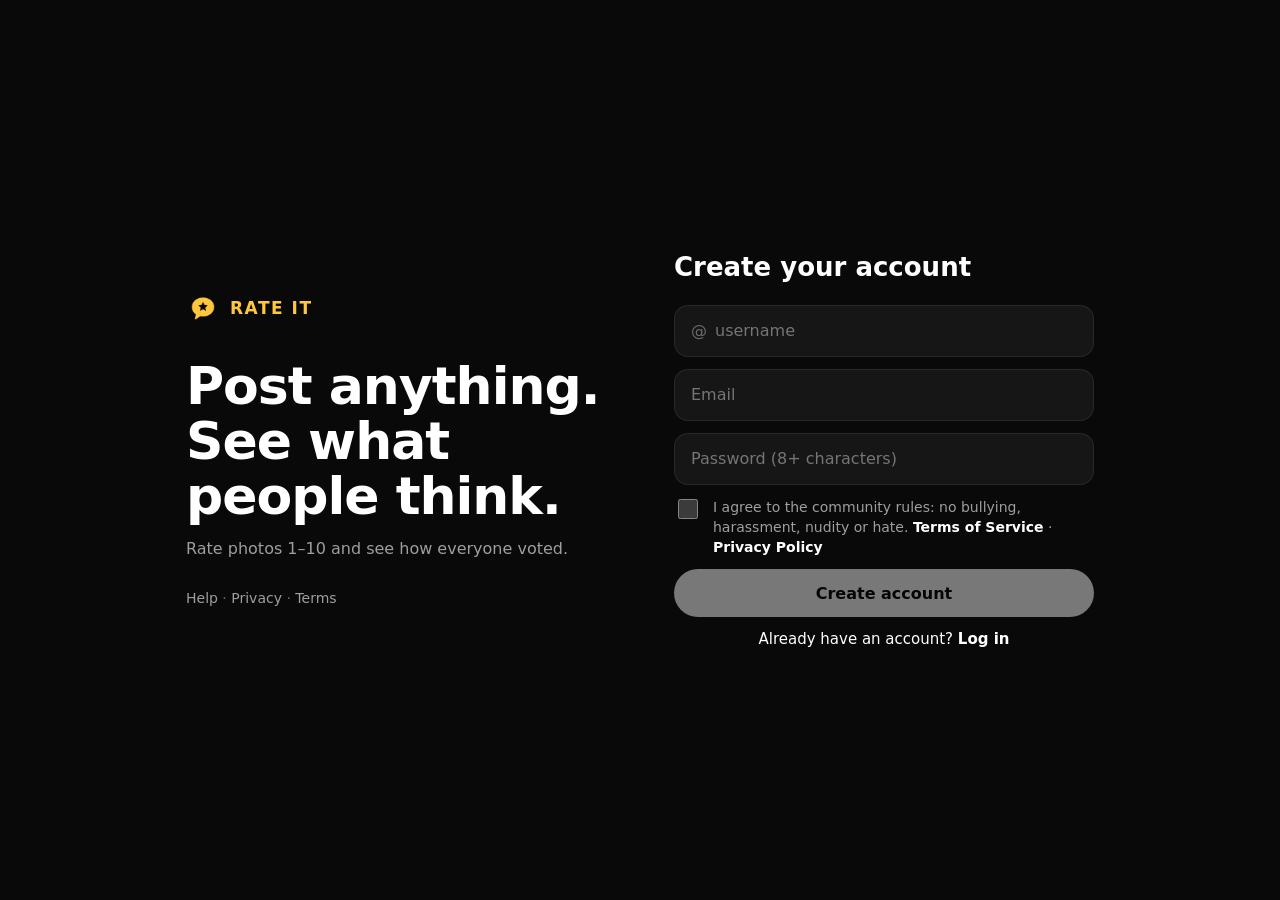
<file: index.html>
<!doctype html>
<html lang="en" data-theme="dark">
<head>
  <meta charset="utf-8">
  <meta name="viewport" content="width=device-width, initial-scale=1, viewport-fit=cover">
  <meta name="theme-color" content="#09090a">
  <script>
    // Appearance (Settings): dark unless this browser picked light or system. Set before anything draws.
    try {
      var a = localStorage.getItem('appearance');
      if (a === 'light' || a === 'system') {
        document.documentElement.dataset.theme = a;
        if (a === 'light' || matchMedia('(prefers-color-scheme: light)').matches) {
          document.querySelector('meta[name="theme-color"]').setAttribute('content', '#f4f4f6');
        }
      }
    } catch (e) {}
  </script>
  <meta name="description" content="Post anything. See what people think. Rate photos 1–10 and see how everyone voted.">
  <title>Rate It</title>
  <link rel="icon" href="icon.png">
  <link rel="apple-touch-icon" href="icon.png">
  <link rel="manifest" href="manifest.webmanifest">
  <link rel="stylesheet" href="styles.css">
  <script type="importmap">
    { "imports": { "preact": "./vendor/preact.mjs", "preact/hooks": "./vendor/hooks.mjs", "htm": "./vendor/htm.mjs" } }
  </script>
  <script src="vendor/supabase.js"></script>
  <script src="config.js"></script>
</head>
<body>
  <div id="app"></div>
  <noscript>Rate It needs JavaScript turned on.</noscript>
  <script type="module" src="src/main.js"></script>
</body>
</html>
</file>
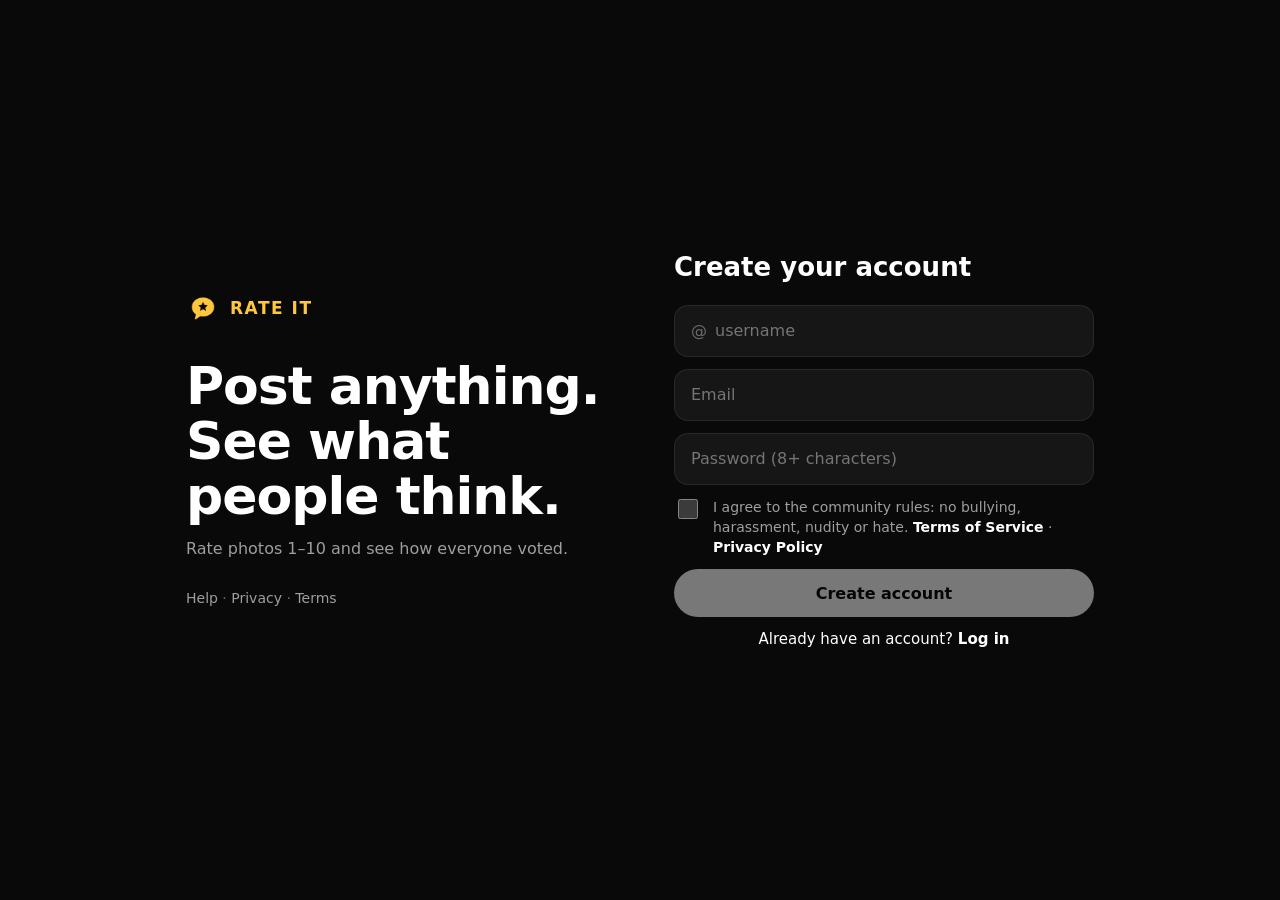
<file: app/index.html>
<!doctype html><meta charset="utf-8"><title>Rate It</title><meta name="robots" content="noindex">
<link rel="canonical" href="/">
<script>location.replace("/" + location.search + location.hash)</script>
<a href="/">Continue to Rate It</a>
</file>
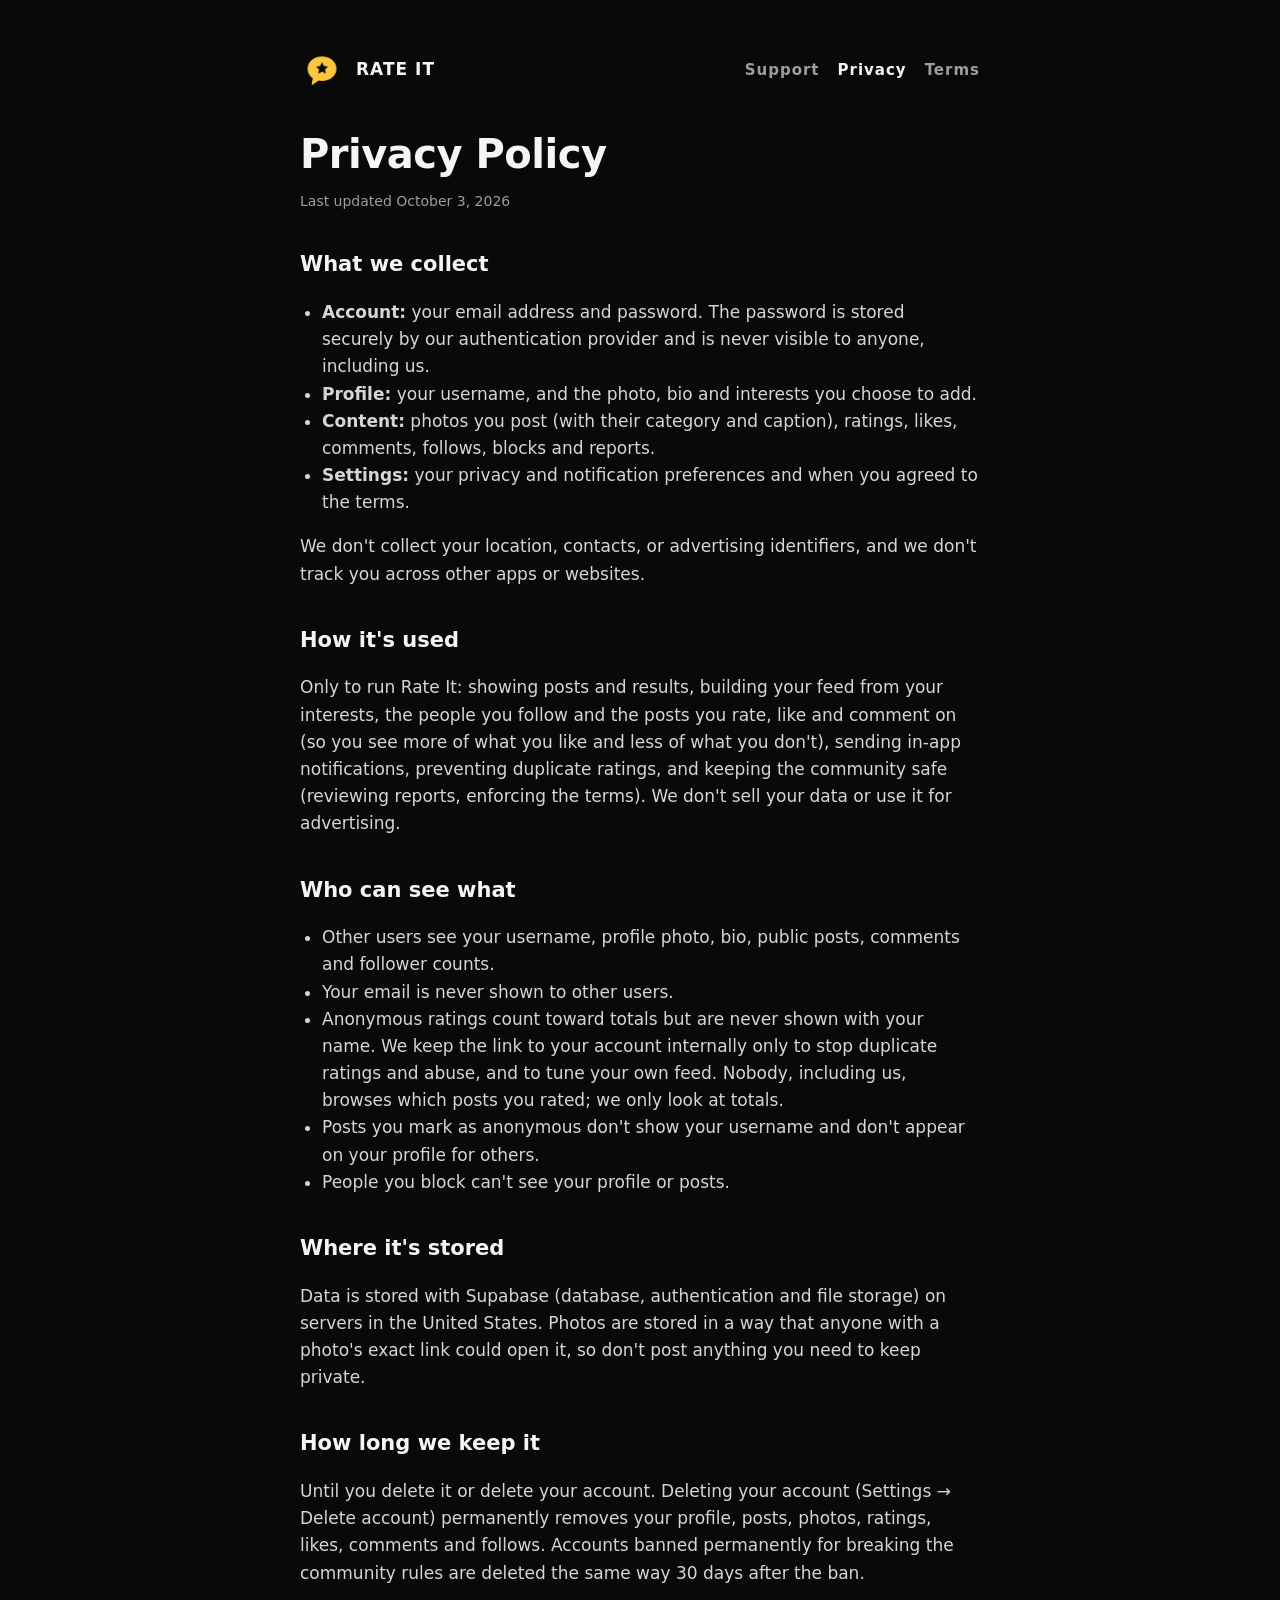
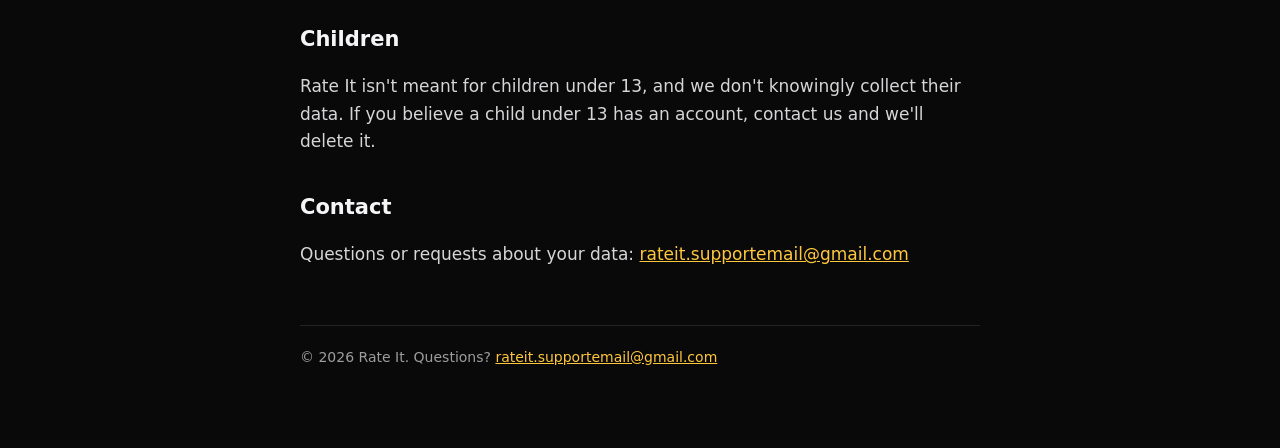
<file: privacy/index.html>
<!doctype html>
<html lang="en">
<head>
<meta charset="utf-8">
<meta name="viewport" content="width=device-width, initial-scale=1">
<link rel="icon" href="/icon.png">
<link rel="stylesheet" href="/site.css">
<title>Rate It — Privacy Policy</title>
</head>
<body>
<main>
<header><img src="/icon.png" alt=""><a href="/">RATE IT</a><nav><a href="/support/" >Support</a><a href="/privacy/" aria-current=page>Privacy</a><a href="/terms/" >Terms</a></nav></header>
<h1>Privacy Policy</h1>
<p class="updated">Last updated October 3, 2026</p>

<h2>What we collect</h2>
<ul>
<li><strong>Account:</strong> your email address and password. The password is stored securely by our authentication provider and is never visible to anyone, including us.</li>
<li><strong>Profile:</strong> your username, and the photo, bio and interests you choose to add.</li>
<li><strong>Content:</strong> photos you post (with their category and caption), ratings, likes, comments, follows, blocks and reports.</li>
<li><strong>Settings:</strong> your privacy and notification preferences and when you agreed to the terms.</li>
</ul>
<p>We don't collect your location, contacts, or advertising identifiers, and we don't track you across other apps or websites.</p>

<h2>How it's used</h2>
<p>Only to run Rate It: showing posts and results, building your feed from your interests, the people you follow and the posts you rate, like and comment on (so you see more of what you like and less of what you don't), sending in-app notifications, preventing duplicate ratings, and keeping the community safe (reviewing reports, enforcing the terms). We don't sell your data or use it for advertising.</p>

<h2>Who can see what</h2>
<ul>
<li>Other users see your username, profile photo, bio, public posts, comments and follower counts.</li>
<li>Your email is never shown to other users.</li>
<li>Anonymous ratings count toward totals but are never shown with your name. We keep the link to your account internally only to stop duplicate ratings and abuse, and to tune your own feed. Nobody, including us, browses which posts you rated; we only look at totals.</li>
<li>Posts you mark as anonymous don't show your username and don't appear on your profile for others.</li>
<li>People you block can't see your profile or posts.</li>
</ul>

<h2>Where it's stored</h2>
<p>Data is stored with Supabase (database, authentication and file storage) on servers in the United States. Photos are stored in a way that anyone with a photo's exact link could open it, so don't post anything you need to keep private.</p>

<h2>How long we keep it</h2>
<p>Until you delete it or delete your account. Deleting your account (Settings → Delete account) permanently removes your profile, posts, photos, ratings, likes, comments and follows. Accounts banned permanently for breaking the community rules are deleted the same way 30 days after the ban.</p>

<h2>Children</h2>
<p>Rate It isn't meant for children under 13, and we don't knowingly collect their data. If you believe a child under 13 has an account, contact us and we'll delete it.</p>

<h2>Contact</h2>
<p>Questions or requests about your data: <a href="mailto:rateit.supportemail@gmail.com">rateit.supportemail@gmail.com</a></p>
<footer>© 2026 Rate It. Questions? <a href="mailto:rateit.supportemail@gmail.com">rateit.supportemail@gmail.com</a></footer>
</main>
</body>
</html>
</file>
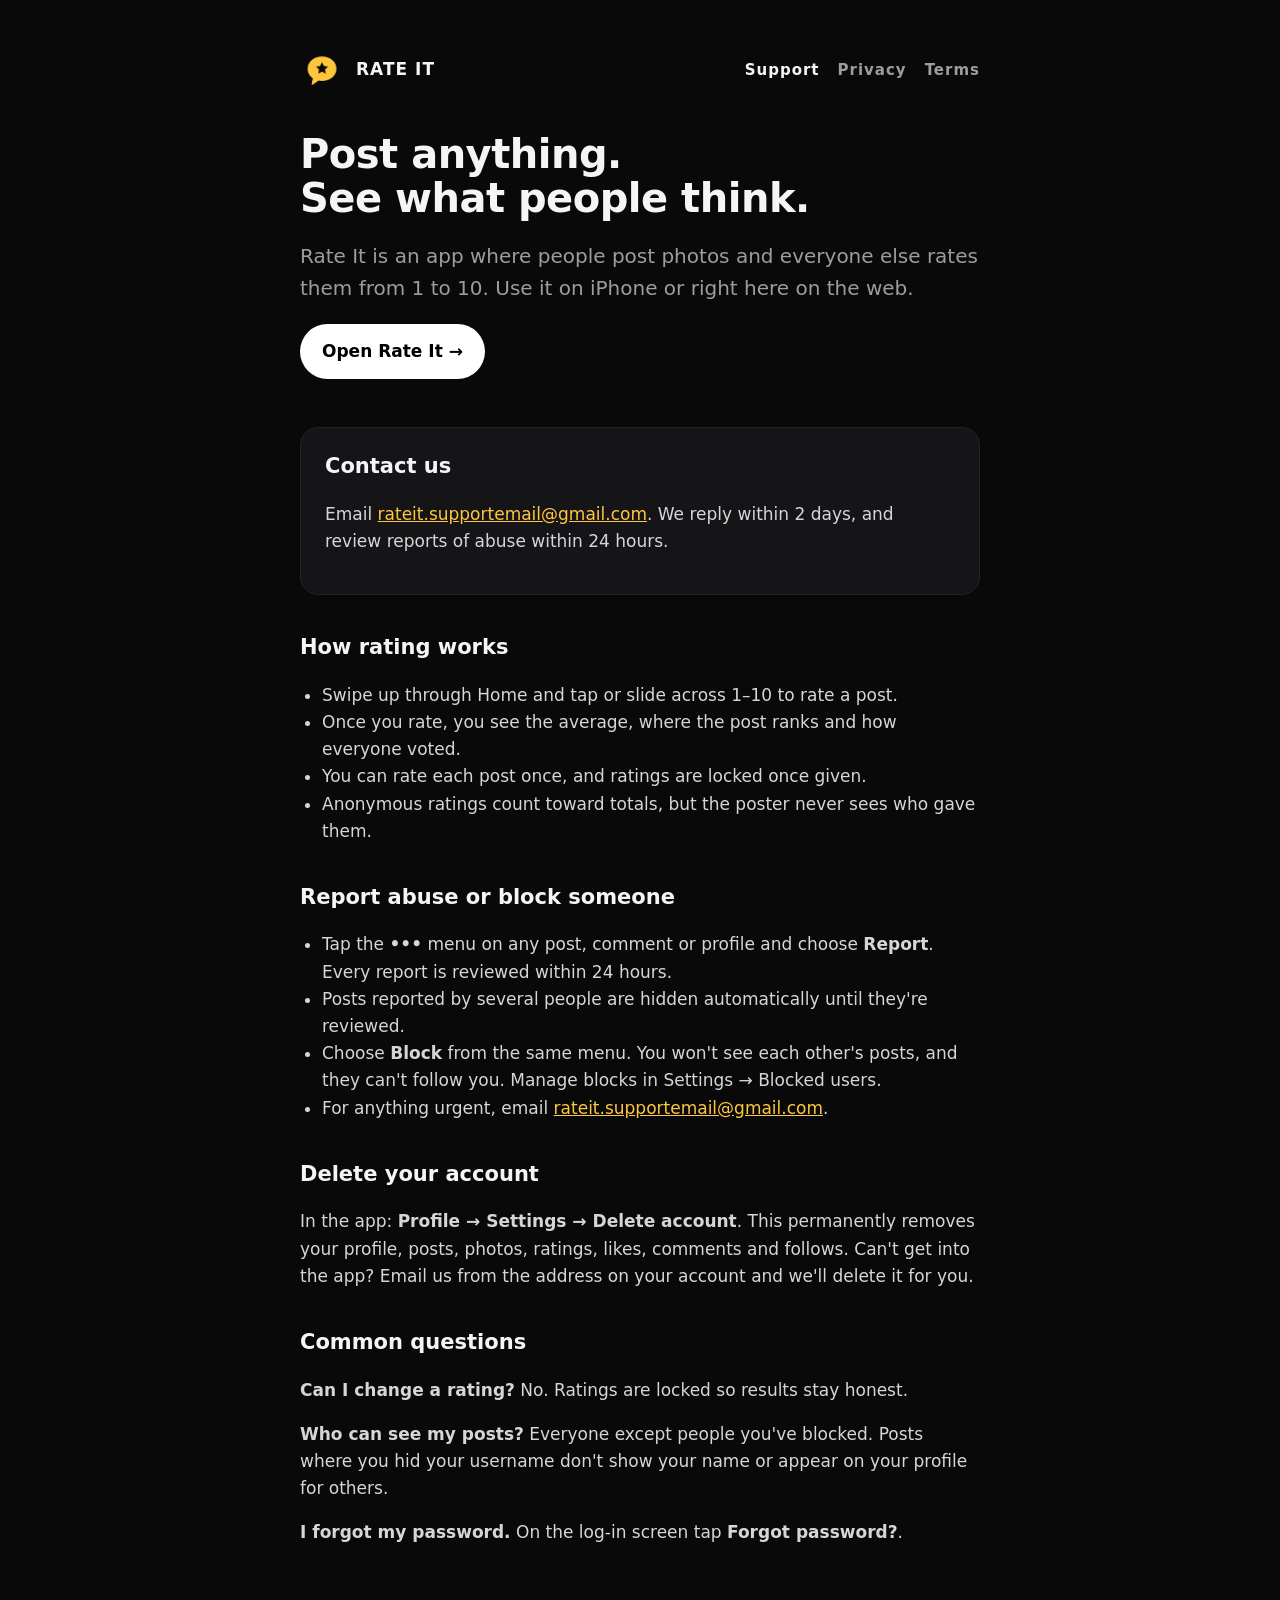
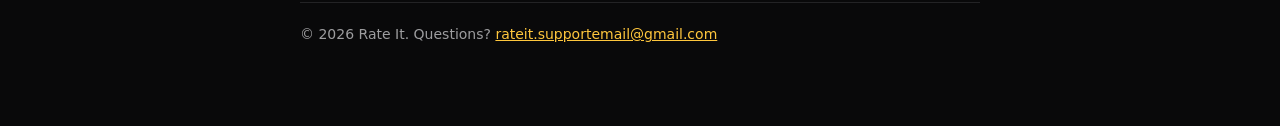
<file: support/index.html>
<!doctype html>
<html lang="en">
<head>
<meta charset="utf-8">
<meta name="viewport" content="width=device-width, initial-scale=1">
<link rel="icon" href="/icon.png">
<link rel="stylesheet" href="/site.css">
<title>Rate It — Support</title>
<meta name="description" content="Rate It: post anything, see what people think. Help, safety and contact.">
</head>
<body>
<main>
<header><img src="/icon.png" alt=""><a href="/">RATE IT</a><nav><a href="/support/" aria-current=page>Support</a><a href="/privacy/" >Privacy</a><a href="/terms/" >Terms</a></nav></header>
<h1>Post anything.<br>See what people think.</h1>
<p class="lede">Rate It is an app where people post photos and everyone else rates them from 1 to 10. Use it on iPhone or right here on the web.</p>
<p><a class="cta" href="/">Open Rate It →</a></p>

<div class="card">
<h2>Contact us</h2>
<p>Email <a href="mailto:rateit.supportemail@gmail.com">rateit.supportemail@gmail.com</a>. We reply within 2 days, and review reports of abuse within 24 hours.</p>
</div>

<h2>How rating works</h2>
<ul>
<li>Swipe up through Home and tap or slide across 1–10 to rate a post.</li>
<li>Once you rate, you see the average, where the post ranks and how everyone voted.</li>
<li>You can rate each post once, and ratings are locked once given.</li>
<li>Anonymous ratings count toward totals, but the poster never sees who gave them.</li>
</ul>

<h2>Report abuse or block someone</h2>
<ul>
<li>Tap the <strong>•••</strong> menu on any post, comment or profile and choose <strong>Report</strong>. Every report is reviewed within 24 hours.</li>
<li>Posts reported by several people are hidden automatically until they're reviewed.</li>
<li>Choose <strong>Block</strong> from the same menu. You won't see each other's posts, and they can't follow you. Manage blocks in Settings → Blocked users.</li>
<li>For anything urgent, email <a href="mailto:rateit.supportemail@gmail.com">rateit.supportemail@gmail.com</a>.</li>
</ul>

<h2>Delete your account</h2>
<p>In the app: <strong>Profile → Settings → Delete account</strong>. This permanently removes your profile, posts, photos, ratings, likes, comments and follows. Can't get into the app? Email us from the address on your account and we'll delete it for you.</p>

<h2>Common questions</h2>
<p><strong>Can I change a rating?</strong> No. Ratings are locked so results stay honest.</p>
<p><strong>Who can see my posts?</strong> Everyone except people you've blocked. Posts where you hid your username don't show your name or appear on your profile for others.</p>
<p><strong>I forgot my password.</strong> On the log-in screen tap <strong>Forgot password?</strong>.</p>
<footer>© 2026 Rate It. Questions? <a href="mailto:rateit.supportemail@gmail.com">rateit.supportemail@gmail.com</a></footer>
</main>
</body>
</html>
</file>
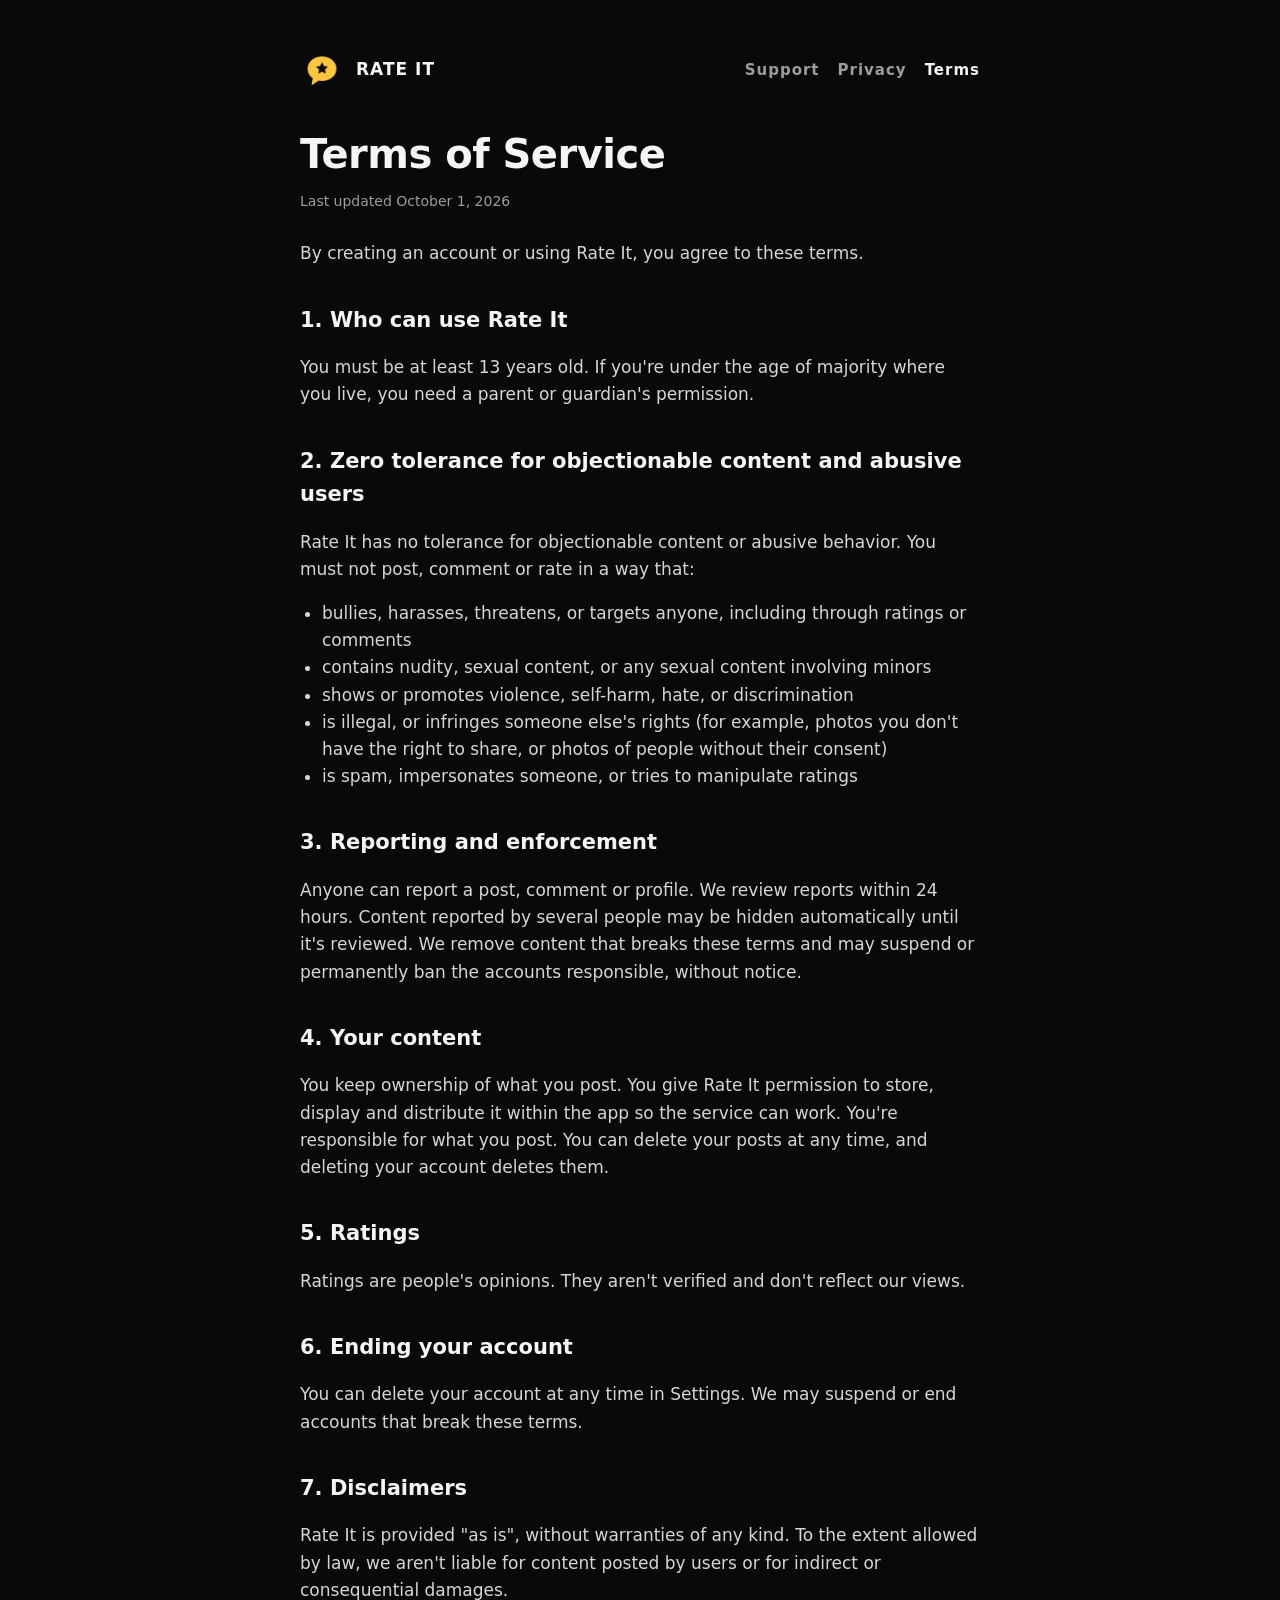
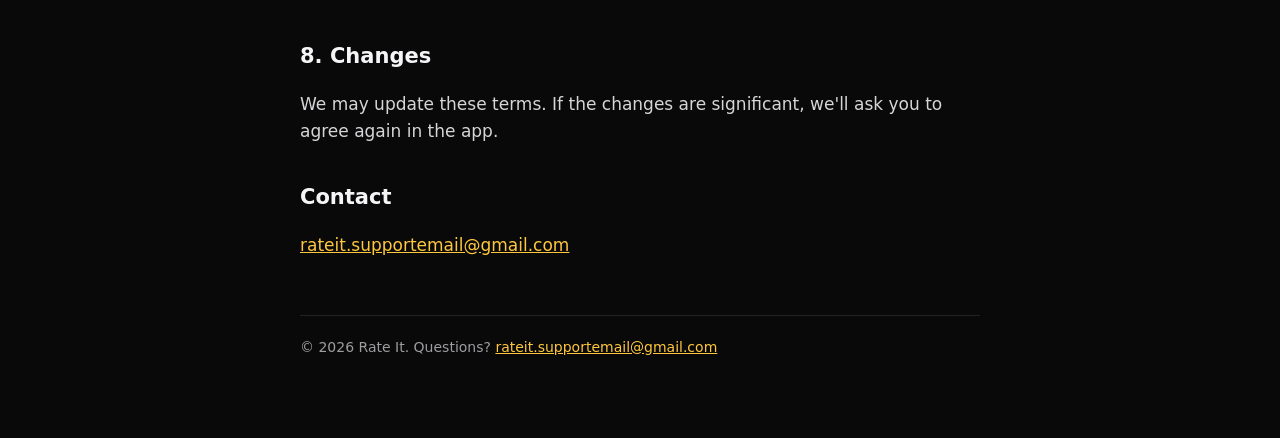
<file: terms/index.html>
<!doctype html>
<html lang="en">
<head>
<meta charset="utf-8">
<meta name="viewport" content="width=device-width, initial-scale=1">
<link rel="icon" href="/icon.png">
<link rel="stylesheet" href="/site.css">
<title>Rate It — Terms of Service</title>
</head>
<body>
<main>
<header><img src="/icon.png" alt=""><a href="/">RATE IT</a><nav><a href="/support/" >Support</a><a href="/privacy/" >Privacy</a><a href="/terms/" aria-current=page>Terms</a></nav></header>
<h1>Terms of Service</h1>
<p class="updated">Last updated October 1, 2026</p>
<p>By creating an account or using Rate It, you agree to these terms.</p>

<h2>1. Who can use Rate It</h2>
<p>You must be at least 13 years old. If you're under the age of majority where you live, you need a parent or guardian's permission.</p>

<h2>2. Zero tolerance for objectionable content and abusive users</h2>
<p>Rate It has no tolerance for objectionable content or abusive behavior. You must not post, comment or rate in a way that:</p>
<ul>
<li>bullies, harasses, threatens, or targets anyone, including through ratings or comments</li>
<li>contains nudity, sexual content, or any sexual content involving minors</li>
<li>shows or promotes violence, self-harm, hate, or discrimination</li>
<li>is illegal, or infringes someone else's rights (for example, photos you don't have the right to share, or photos of people without their consent)</li>
<li>is spam, impersonates someone, or tries to manipulate ratings</li>
</ul>

<h2>3. Reporting and enforcement</h2>
<p>Anyone can report a post, comment or profile. We review reports within 24 hours. Content reported by several people may be hidden automatically until it's reviewed. We remove content that breaks these terms and may suspend or permanently ban the accounts responsible, without notice.</p>

<h2>4. Your content</h2>
<p>You keep ownership of what you post. You give Rate It permission to store, display and distribute it within the app so the service can work. You're responsible for what you post. You can delete your posts at any time, and deleting your account deletes them.</p>

<h2>5. Ratings</h2>
<p>Ratings are people's opinions. They aren't verified and don't reflect our views.</p>

<h2>6. Ending your account</h2>
<p>You can delete your account at any time in Settings. We may suspend or end accounts that break these terms.</p>

<h2>7. Disclaimers</h2>
<p>Rate It is provided "as is", without warranties of any kind. To the extent allowed by law, we aren't liable for content posted by users or for indirect or consequential damages.</p>

<h2>8. Changes</h2>
<p>We may update these terms. If the changes are significant, we'll ask you to agree again in the app.</p>

<h2>Contact</h2>
<p><a href="mailto:rateit.supportemail@gmail.com">rateit.supportemail@gmail.com</a></p>
<footer>© 2026 Rate It. Questions? <a href="mailto:rateit.supportemail@gmail.com">rateit.supportemail@gmail.com</a></footer>
</main>
</body>
</html>
</file>
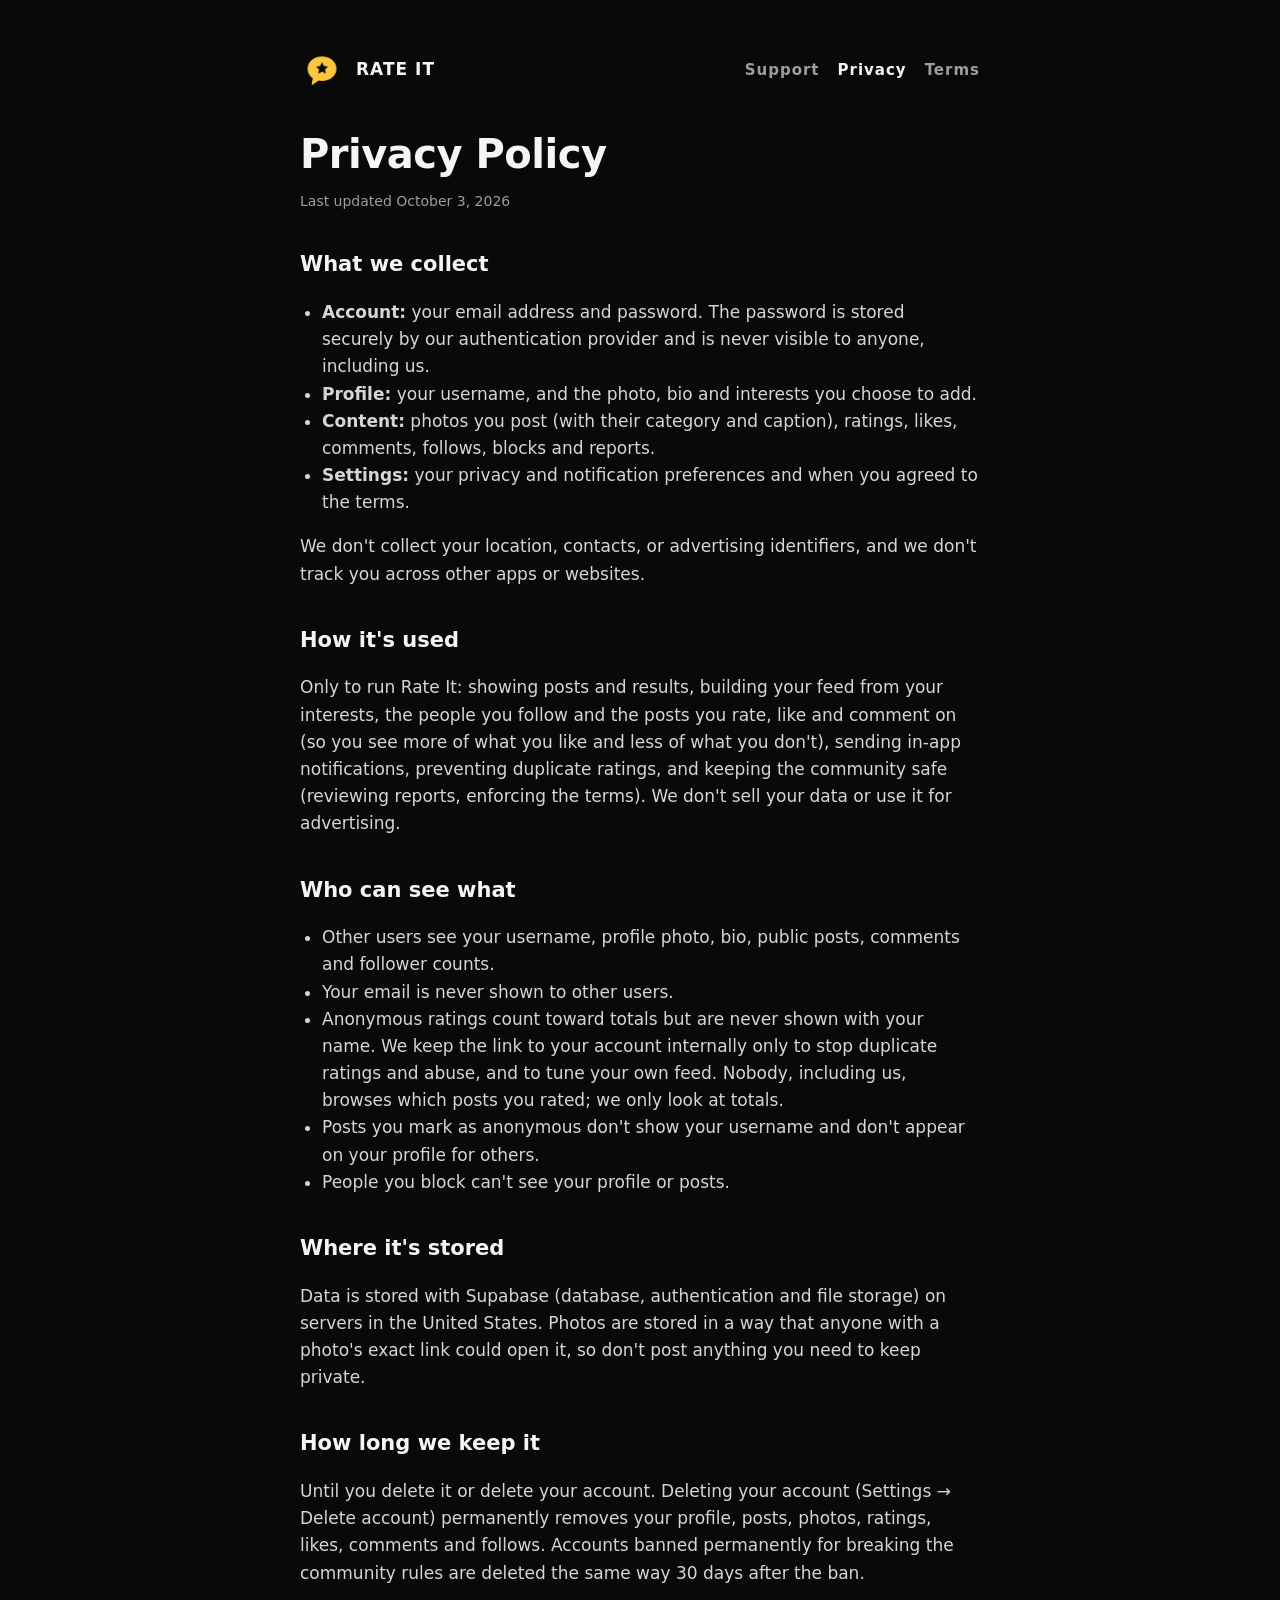
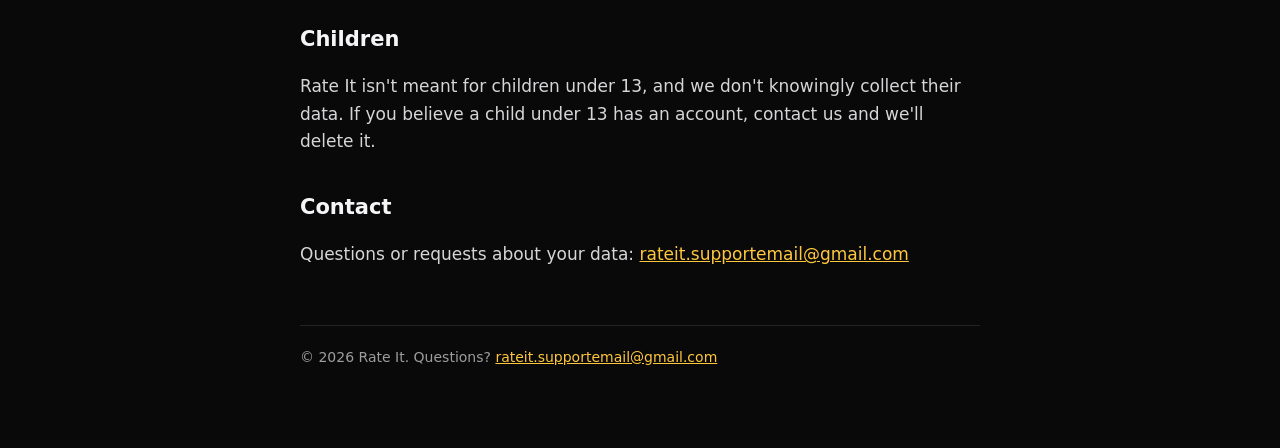
<file: privacy.html>
<!doctype html><meta charset="utf-8"><title>Rate It</title><meta name="robots" content="noindex">
<link rel="canonical" href="/privacy/">
<script>location.replace("/privacy/" + location.search + location.hash)</script>
<a href="/privacy/">Continue to Rate It</a>
</file>
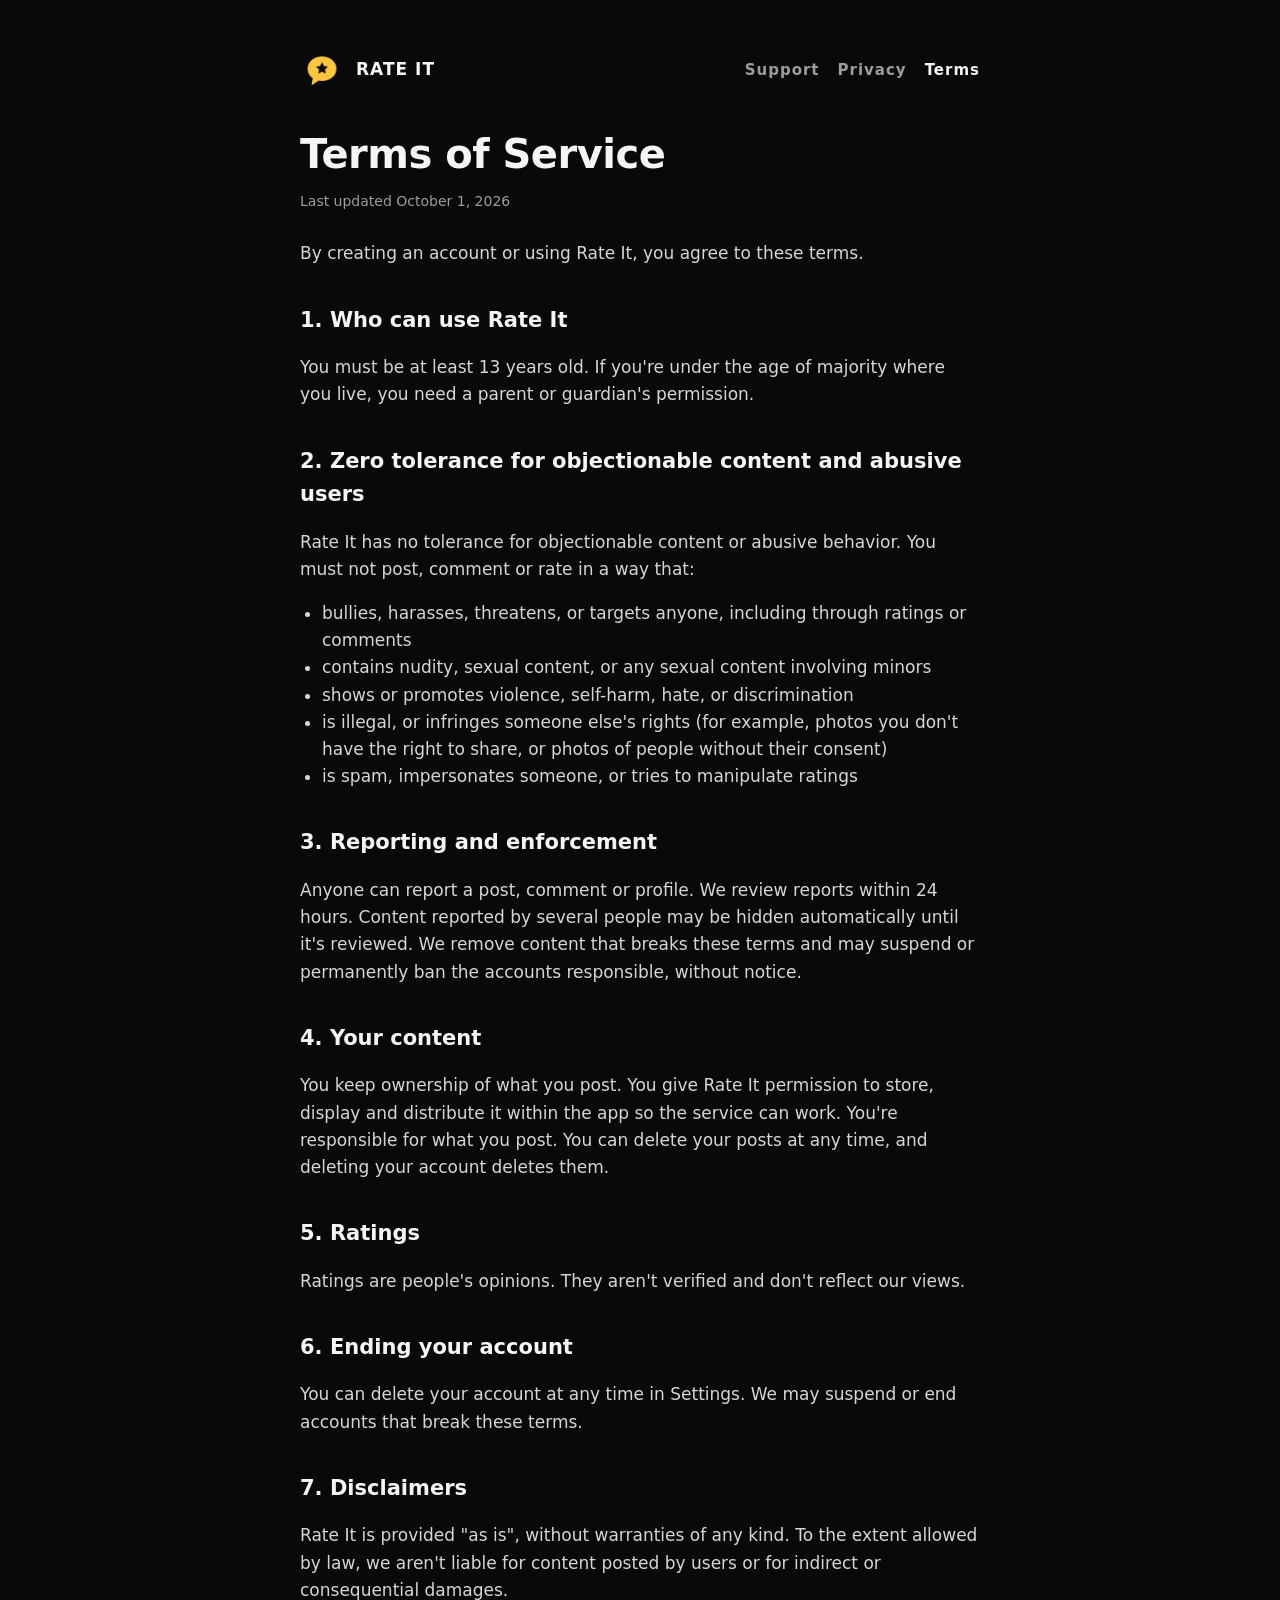
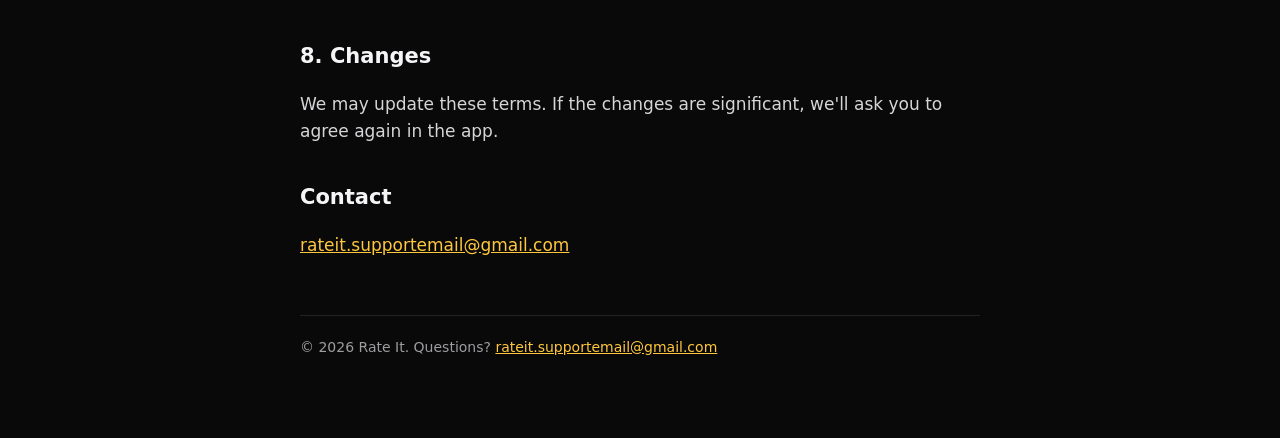
<file: terms.html>
<!doctype html><meta charset="utf-8"><title>Rate It</title><meta name="robots" content="noindex">
<link rel="canonical" href="/terms/">
<script>location.replace("/terms/" + location.search + location.hash)</script>
<a href="/terms/">Continue to Rate It</a>
</file>
<file: styles.css>
/* Rate It web: same look as the iOS app. Dark, minimal, one gold accent used sparingly. */
:root {
  --bg: #09090a;
  --surface: #161617;
  --raised: #212123;
  --link: #8ab8ff;
  --line: rgba(255, 255, 255, 0.08);
  --text: #fff;
  --muted: #9e9ea0;
  --faint: #6b6b6d;
  --accent: #ffc73d;
  --danger: #ff6161;
  --radius-card: 28px;
  --radius: 14px;
  --topbar: 56px;
  --tabbar: 64px;
  /* Filled buttons and selected chips, and the text on them. */
  --inverse: #fff;
  --on-inverse: #000;
  --hover: rgba(255, 255, 255, 0.06);
  --focus-line: rgba(255, 255, 255, 0.28);
  --bar-bg: rgba(9, 9, 10, 0.85);
  --tabbar-bg: rgba(14, 14, 15, 0.92);
  --cell-hover: #2c2c2f;
  --dist: rgba(255, 255, 255, 0.28);
  --comment: #e8e8ea;
  color-scheme: dark;
}

/* Light appearance (Settings → Appearance). Dark is the default; "System" follows the device. Photos keep
   their white overlays in both. */
:root[data-theme="light"] {
  --bg: #f4f4f6;
  --surface: #ffffff;
  --raised: #e9e9ec;
  --link: #1f62c9;
  --line: rgba(0, 0, 0, 0.09);
  --text: #111113;
  --muted: #5f5f63;
  --faint: #8d8d92;
  --accent: #c48d00;
  --danger: #d93636;
  --inverse: #111113;
  --on-inverse: #fff;
  --hover: rgba(0, 0, 0, 0.05);
  --focus-line: rgba(0, 0, 0, 0.3);
  --bar-bg: rgba(244, 244, 246, 0.85);
  --tabbar-bg: rgba(255, 255, 255, 0.92);
  --cell-hover: #dcdce0;
  --dist: rgba(0, 0, 0, 0.18);
  --comment: #2a2a2d;
  color-scheme: light;
}
@media (prefers-color-scheme: light) {
  :root[data-theme="system"] {
    --bg: #f4f4f6;
    --surface: #ffffff;
    --raised: #e9e9ec;
    --link: #1f62c9;
    --line: rgba(0, 0, 0, 0.09);
    --text: #111113;
    --muted: #5f5f63;
    --faint: #8d8d92;
    --accent: #c48d00;
    --danger: #d93636;
    --inverse: #111113;
    --on-inverse: #fff;
    --hover: rgba(0, 0, 0, 0.05);
    --focus-line: rgba(0, 0, 0, 0.3);
    --bar-bg: rgba(244, 244, 246, 0.85);
    --tabbar-bg: rgba(255, 255, 255, 0.92);
    --cell-hover: #dcdce0;
    --dist: rgba(0, 0, 0, 0.18);
    --comment: #2a2a2d;
    color-scheme: light;
  }
}

* { box-sizing: border-box; }
html, body { margin: 0; background: var(--bg); color: var(--text); }
body {
  font: 16px/1.45 -apple-system, BlinkMacSystemFont, "SF Pro Text", "Segoe UI", system-ui, sans-serif;
  -webkit-font-smoothing: antialiased;
}
body.modal-open { overflow: hidden; }
a { color: inherit; text-decoration: none; }
button, input, textarea { font: inherit; color: inherit; }
button { cursor: pointer; background: none; border: 0; padding: 0; }
button:disabled { cursor: default; }
:focus-visible { outline: 2px solid var(--accent); outline-offset: 2px; }
h1, h2, h3, p { margin: 0; }
img { display: block; max-width: 100%; }
[hidden] { display: none !important; }

.icon { flex: none; }
.muted { color: var(--muted); }
.small { font-size: 13px; }
.center { text-align: center; }
.gold { color: var(--accent); }
.error { color: var(--danger); font-size: 14px; }
.notice { color: var(--muted); font-size: 14px; background: var(--surface); border-radius: var(--radius); padding: 12px 14px; }
.row { display: flex; align-items: center; gap: 10px; flex-wrap: wrap; }
.row.end { justify-content: flex-end; margin-top: 16px; }
.spacer { flex: 1; }

/* ---------- Buttons, fields, chips ---------- */
.btn {
  display: inline-flex; align-items: center; justify-content: center; gap: 6px;
  min-height: 48px; padding: 0 22px; border-radius: 999px; font-weight: 600;
  transition: transform .12s ease, opacity .15s ease, background .15s ease;
}
.btn:active:not(:disabled) { transform: scale(0.97); }
.btn:disabled { opacity: 0.45; }
.btn.primary { background: var(--inverse); color: var(--on-inverse); }
.btn.secondary { background: var(--raised); }
.btn.ghost { background: transparent; border: 1px solid var(--line); }
.btn.danger { background: var(--danger); color: #fff; }
.btn.small { min-height: 34px; padding: 0 14px; font-size: 14px; }
.btn.block { width: 100%; }
.btn.warn { color: #ffa94d; }
.danger-text, .link.danger, .link-row.danger { color: var(--danger); }
.icon-btn {
  width: 40px; height: 40px; display: inline-grid; place-items: center; border-radius: 12px;
  color: var(--muted); position: relative;
}
.icon-btn:hover { background: var(--raised); color: var(--text); }
.link { color: var(--text); font-size: 15px; }
.link:hover { text-decoration: underline; }
.link.muted { color: var(--muted); }
.link.back { display: inline-flex; align-items: center; gap: 4px; color: var(--muted); margin-bottom: 12px; }

.field, textarea {
  width: 100%; min-height: 52px; padding: 0 16px; border-radius: var(--radius);
  background: var(--surface); border: 1px solid var(--line); outline: none;
}
textarea { padding: 14px 16px; resize: vertical; line-height: 1.4; }
.field:focus-within, .field:focus, textarea:focus { border-color: var(--focus-line); }
label.field { display: flex; align-items: center; gap: 6px; }
label.field input { flex: 1; min-width: 0; background: none; border: 0; outline: none; height: 50px; }
.prefix { color: var(--faint); }
.status { width: 18px; text-align: center; font-weight: 700; }
.status.is-available { color: #4cd964; }
.status.is-taken, .status.is-invalid { color: var(--danger); }
.label { display: block; font-size: 14px; color: var(--muted); margin: 16px 0 6px; }

.chips { display: flex; gap: 8px; overflow-x: auto; padding-bottom: 4px; scrollbar-width: none; }
.chips::-webkit-scrollbar { display: none; }
.chips.wrap { flex-wrap: wrap; overflow: visible; }
.chip {
  flex: none; height: 36px; padding: 0 14px; border-radius: 999px; background: var(--raised);
  font-size: 15px; font-weight: 600; transition: background .15s, color .15s;
}
.chip.selected { background: var(--inverse); color: var(--on-inverse); }
.pill {
  display: inline-flex; align-items: center; gap: 5px; height: 28px; padding: 0 10px; border-radius: 999px;
  background: var(--raised); color: var(--muted); font-size: 13px; font-weight: 600; white-space: nowrap;
}
.pill.gold { background: var(--accent); color: #000; }
.pill.toggle:hover { color: var(--text); }

/* ---------- Avatars, photos, loading ---------- */
.avatar { border-radius: 50%; object-fit: cover; flex: none; border: 1px solid var(--line); background: var(--raised); }
.avatar-fallback { display: inline-grid; place-items: center; color: var(--muted); font-weight: 700; }
.photo { position: relative; width: 100%; height: 100%; background: var(--surface); overflow: hidden; }
.photo img { width: 100%; height: 100%; object-fit: cover; opacity: 0; transition: opacity .25s ease; }
.photo.loaded img { opacity: 1; }
.photo.loading::before, .skeleton, .skeleton-card {
  content: ""; position: absolute; inset: 0;
  background: linear-gradient(100deg, var(--surface) 30%, #1f1f21 50%, var(--surface) 70%) 0 0 / 300% 100%;
  animation: shimmer 1.3s linear infinite;
}
.skeleton, .skeleton-card { position: relative; }
@keyframes shimmer { to { background-position: -150% 0; } }
.photo-error { position: absolute; inset: 0; display: grid; place-content: center; justify-items: center; gap: 6px; color: var(--faint);
  background: none; border: 0; cursor: pointer; font: inherit; z-index: 1; }
/* Safety net: a photo still marked "loading" after 4s is shown anyway (a half-loaded photo beats an invisible one). */
@keyframes photo-reveal { to { opacity: 1; } }
.photo.loading img { animation: photo-reveal 0s 4s forwards; }
.photo.error img { visibility: hidden; }
.spinner {
  width: 26px; height: 26px; margin: 24px auto; border-radius: 50%;
  border: 3px solid var(--raised); border-top-color: var(--text); animation: spin .8s linear infinite;
}
.spinner.big { width: 36px; height: 36px; }
@keyframes spin { to { transform: rotate(360deg); } }
.splash { min-height: 100dvh; display: grid; place-content: center; justify-items: center; gap: 8px; }
.splash img { width: 72px; border-radius: 18px; }

.empty { display: grid; justify-items: center; text-align: center; gap: 10px; padding: 64px 24px; }
.empty-icon { color: var(--faint); margin-bottom: 4px; }
.empty h2 { font-size: 22px; }
.empty p { color: var(--muted); max-width: 340px; }
.empty .btn { margin-top: 8px; }

/* ---------- Shell ---------- */
.shell { min-height: 100dvh; }
.brand { display: inline-flex; align-items: center; gap: 10px; font-weight: 900; letter-spacing: 1.5px; font-size: 17px; }
.brand img { width: 34px; height: 34px; border-radius: 9px; }
.sidebar { display: none; }
.topbar {
  position: sticky; top: 0; z-index: 20; height: calc(var(--topbar) + env(safe-area-inset-top));
  padding: env(safe-area-inset-top) 16px 0; display: flex; align-items: center; justify-content: space-between;
  background: var(--bar-bg); backdrop-filter: blur(16px);
}
.content { padding: 0 16px calc(var(--tabbar) + 24px + env(safe-area-inset-bottom)); }
.tabbar {
  position: fixed; left: 0; right: 0; bottom: 0; z-index: 20; display: flex;
  height: calc(var(--tabbar) + env(safe-area-inset-bottom)); padding-bottom: env(safe-area-inset-bottom);
  background: var(--tabbar-bg); backdrop-filter: blur(16px); border-top: 1px solid var(--line);
}
.tabbar a {
  flex: 1; display: flex; flex-direction: column; align-items: center; justify-content: center; gap: 3px;
  color: var(--faint); font-size: 11px; font-weight: 600;
}
.tabbar a.on { color: var(--text); }
.badge {
  min-width: 18px; height: 18px; padding: 0 5px; border-radius: 9px; background: var(--danger); color: #000;
  font-size: 11px; font-weight: 800; display: inline-grid; place-items: center;
}
.topbar .badge { position: absolute; top: 4px; right: 2px; }

@media (min-width: 900px) {
  .shell { display: grid; grid-template-columns: 240px 1fr; }
  .topbar, .tabbar { display: none; }
  .sidebar {
    display: flex; flex-direction: column; gap: 28px; position: sticky; top: 0; height: 100dvh;
    padding: 28px 16px; border-right: 1px solid var(--line);
  }
  .sidebar nav { display: grid; gap: 4px; }
  .sidebar nav a {
    display: flex; align-items: center; gap: 14px; padding: 12px 14px; border-radius: 14px;
    color: var(--muted); font-weight: 600;
  }
  .sidebar nav a:hover { background: var(--surface); color: var(--text); }
  .sidebar nav a.on { color: var(--text); background: var(--surface); }
  .sidebar .badge { margin-left: auto; }
  .content { padding: 24px 32px 48px; }
  .mobile-only { display: none !important; }
}

/* ---------- Pages ---------- */
.page { max-width: 940px; margin: 0 auto; padding-top: 8px; }
.page.narrow { max-width: 560px; }
.page.center { display: grid; place-items: center; min-height: 60vh; }
.page-title { font-size: 30px; font-weight: 800; letter-spacing: -0.3px; margin: 8px 0 16px; }
.page h3 { font-size: 15px; color: var(--muted); font-weight: 600; margin: 24px 0 10px; }
.page > p.muted { margin: -8px 0 20px; }

/* ---------- Feed ---------- */
.feed { max-width: 540px; margin: 0 auto; }
.feed-card {
  display: flex; flex-direction: column; gap: 12px;
  height: calc(100dvh - var(--topbar) - var(--tabbar) - 24px - env(safe-area-inset-top) - env(safe-area-inset-bottom));
  min-height: 520px;
}
@media (min-width: 900px) { .feed-card { height: calc(100dvh - 48px); } }
.feed-card.preview { height: auto; min-height: 0; }
.feed-card.preview .feed-photo { flex: none; aspect-ratio: 4 / 5; }
.skeleton-card { border-radius: var(--radius-card); }
.post-head { display: flex; align-items: center; gap: 10px; }
.post-head .author { display: flex; align-items: center; gap: 10px; margin-right: auto; min-width: 0; }
.post-head .author span { display: grid; line-height: 1.2; }
.post-head small { color: var(--faint); font-size: 12px; }
.feed-photo {
  position: relative; flex: 1; min-height: 0; border-radius: var(--radius-card); overflow: hidden;
  background: var(--surface); user-select: none;
}
.feed-photo .photo, .feed-photo .photo-img { position: absolute; inset: 0; width: 100%; height: 100%; object-fit: cover; }
.photo-shade { position: absolute; inset: 40% 0 0; background: linear-gradient(transparent, rgba(0, 0, 0, 0.65)); pointer-events: none; }
.caption {
  position: absolute; left: 18px; right: 80px; bottom: 18px; font-weight: 600; font-size: 17px;
  text-shadow: 0 1px 6px rgba(0, 0, 0, 0.4); overflow: hidden; display: -webkit-box; -webkit-line-clamp: 3; -webkit-box-orient: vertical;
}
.photo-actions { position: absolute; right: 14px; bottom: 16px; display: grid; gap: 14px; }
.action {
  display: inline-flex; flex-direction: column; align-items: center; gap: 2px; font-size: 12px; font-weight: 600;
  text-shadow: 0 1px 6px rgba(0, 0, 0, 0.35); transition: transform .12s;
}
.action:active { transform: scale(0.9); }
.action.liked { color: var(--danger); }
.action.liked .icon { fill: currentColor; }
.action.disliked { color: var(--accent); }
.action.disliked .icon { fill: currentColor; }
.action:disabled { cursor: default; opacity: 1; }
.detail-row .action, .after-rating .action { flex-direction: row; gap: 6px; font-size: 15px; text-shadow: none; }
.heart-burst {
  position: absolute; inset: 0; display: grid; place-items: center; pointer-events: none; color: #fff;
  opacity: 0; transform: scale(0.4); transition: transform .3s cubic-bezier(.3, 1.6, .5, 1), opacity .25s;
}
.heart-burst .icon { fill: #fff; filter: drop-shadow(0 6px 18px rgba(0, 0, 0, 0.35)); }
.heart-burst.on { opacity: 0.95; transform: scale(1); }
.results-overlay { position: absolute; left: 12px; right: 12px; bottom: 12px; animation: rise .45s cubic-bezier(.2, .9, .3, 1); }
@keyframes rise { from { transform: translateY(30px); opacity: 0; } }

.rate-area { display: grid; gap: 10px; }
.rate-head, .rate-foot { display: flex; align-items: center; justify-content: space-between; }
.rate-head strong { font-size: 17px; }
.after-rating { display: flex; align-items: center; gap: 18px; min-height: 104px; }
.gave { color: var(--muted); font-size: 15px; font-weight: 500; }
.gave strong { font-size: 30px; font-weight: 900; margin-left: 6px; vertical-align: -3px; }
.btn.next { min-height: 50px; }
@media (hover: none) { .hint { visibility: hidden; } }

/* Rating bar */
.rating-bar { position: relative; display: grid; grid-template-columns: repeat(10, 1fr); gap: 5px; touch-action: none; }
.cell {
  height: 58px; border-radius: 12px; background: var(--raised); color: var(--muted);
  font: 600 16px/1 ui-rounded, -apple-system, system-ui, sans-serif; transform-origin: bottom;
  transition: transform .2s cubic-bezier(.3, 1.5, .5, 1), background .12s;
}
.cell.lit { color: #000; }
.cell.peak { transform: scale(1.12); font-weight: 900; font-size: 19px; z-index: 1; }
.rating-bar:not(.locked) .cell:hover { background: var(--cell-hover); }
.rating-bar.locked .cell { cursor: default; }
.rating-bubble {
  position: absolute; bottom: 74px; transform: translateX(-50%); width: 64px; height: 72px; border-radius: 20px;
  display: grid; place-items: center; color: #000; font: 900 38px/1 ui-rounded, -apple-system, system-ui, sans-serif;
  box-shadow: 0 8px 24px rgba(0, 0, 0, 0.4); pointer-events: none;
}

/* Results */
.results {
  display: grid; gap: 14px; padding: 18px; border-radius: 20px;
  background: rgba(30, 30, 32, 0.72); backdrop-filter: blur(24px) saturate(1.4); border: 1px solid var(--line);
}
.results.loading { min-height: 180px; place-items: center; }
.results-top { display: flex; justify-content: space-between; align-items: flex-start; }
.results .label { margin: 0; font-size: 13px; }
.average { font: 900 46px/1 ui-rounded, -apple-system, system-ui, sans-serif; font-variant-numeric: tabular-nums; }
.results-meta { display: grid; justify-items: end; gap: 6px; }
.distribution { display: grid; grid-template-columns: repeat(10, 1fr); gap: 5px; height: 72px; }
.dist-col { display: grid; grid-template-rows: 1fr auto; gap: 4px; text-align: center; font: 500 11px ui-rounded, system-ui; color: var(--faint); }
.dist-track { display: flex; align-items: flex-end; }
.dist-bar { width: 100%; border-radius: 4px; background: var(--dist); transition: height .7s cubic-bezier(.2, .9, .3, 1); }
.dist-col.mine .dist-bar { background: var(--accent); }
.dist-col.mine { color: var(--accent); font-weight: 900; }

/* Post page */
.post-page { max-width: 560px; margin: 0 auto; display: grid; gap: 14px; }
.detail-photo { aspect-ratio: 4 / 5; border-radius: var(--radius-card); overflow: hidden; }
.detail-row { display: flex; justify-content: space-between; gap: 16px; align-items: flex-start; }
.detail-caption { font-weight: 600; font-size: 17px; }
.post-page .feed-card.skeleton-card { height: 70vh; }

/* Menus & modals */
.menu-wrap { position: relative; }
.menu {
  position: absolute; right: 0; top: 44px; z-index: 30; min-width: 200px; padding: 6px; border-radius: 14px;
  background: var(--raised); border: 1px solid var(--line); box-shadow: 0 16px 40px rgba(0, 0, 0, 0.5);
}
.menu button { display: block; width: 100%; text-align: left; padding: 11px 12px; border-radius: 9px; }
.menu button:hover { background: var(--hover); }
.menu .danger { color: var(--danger); }
.modal-backdrop {
  position: fixed; inset: 0; z-index: 50; background: rgba(0, 0, 0, 0.6); display: grid; place-items: center; padding: 16px;
  animation: fade .15s ease;
}
@keyframes fade { from { opacity: 0; } }
.modal {
  width: min(460px, 100%); max-height: min(720px, 90dvh); display: flex; flex-direction: column;
  background: var(--surface); border: 1px solid var(--line); border-radius: 22px; box-shadow: 0 30px 80px rgba(0, 0, 0, 0.6);
  animation: pop .2s cubic-bezier(.2, .9, .3, 1.2);
}
.modal.wide { width: min(640px, 100%); }
@keyframes pop { from { transform: scale(0.96); opacity: 0; } }
.modal-head { display: flex; align-items: center; justify-content: space-between; padding: 14px 14px 6px 20px; }
.modal-head h2 { font-size: 18px; }
.modal-body { padding: 6px 20px 20px; overflow-y: auto; display: grid; gap: 12px; }
@media (max-width: 600px) {
  .modal-backdrop { place-items: end stretch; padding: 0; }
  .modal { width: 100%; border-radius: 22px 22px 0 0; max-height: 88dvh; padding-bottom: env(safe-area-inset-bottom); }
}
.choice-list { display: grid; gap: 4px; }
.choice { display: flex; align-items: center; gap: 10px; padding: 11px 12px; border-radius: 12px; background: var(--raised); cursor: pointer; }
.choice.on { outline: 1px solid var(--accent); }
.choice input { accent-color: var(--accent); }

.people { list-style: none; margin: 0; padding: 0; display: grid; gap: 4px; }
.people li { display: flex; align-items: center; gap: 12px; padding: 8px 4px; }
.people li .btn { margin-left: auto; }
.people .score { margin-left: auto; font: 900 20px ui-rounded, system-ui; }

.comments { display: grid; gap: 14px; min-height: 120px; }
.comment { display: grid; grid-template-columns: auto 1fr; gap: 10px; align-items: start; }
.thread { display: grid; gap: 10px; }
.replies { display: grid; gap: 10px; margin-left: 42px; }
.comment-actions { display: flex; gap: 14px; margin-top: 2px; }
.comment-actions .link, .more-replies { color: var(--muted); font-weight: 600; }
.more-replies { justify-self: start; }
.comment-compose { position: sticky; bottom: -20px; background: var(--surface); }
.replying-to { display: flex; justify-content: space-between; align-items: center; gap: 8px; padding: 8px 4px 0; font-size: 13px; }
.comment-body p { color: var(--comment); overflow-wrap: anywhere; }
.comment-form { display: flex; gap: 8px; padding: 8px 0; }
.comment-form input { flex: 1; min-width: 0; min-height: 46px; padding: 0 16px; border-radius: 23px; background: var(--raised); border: 0; outline: none; }

.toast {
  position: fixed; top: calc(16px + env(safe-area-inset-top)); left: 50%; transform: translateX(-50%); z-index: 100;
  background: var(--inverse); color: var(--on-inverse); padding: 12px 18px; border-radius: 999px; font-weight: 600; font-size: 15px;
  box-shadow: 0 10px 30px rgba(0, 0, 0, 0.4); animation: drop .3s cubic-bezier(.2, .9, .3, 1.2); max-width: calc(100% - 32px);
}
@keyframes drop { from { transform: translate(-50%, -20px); opacity: 0; } }

/* ---------- Grid, discover, profile ---------- */
.grid { display: grid; grid-template-columns: repeat(3, 1fr); gap: 4px; }
.grid-cell { position: relative; aspect-ratio: 4 / 5; border-radius: 8px; overflow: hidden; background: var(--surface); }
.grid-cell .photo { position: absolute; inset: 0; transition: transform .25s; }
.grid-cell:hover .photo { transform: scale(1.03); }
.grid-badge {
  position: absolute; left: 7px; bottom: 6px; display: inline-flex; align-items: center; gap: 3px;
  font-size: 12px; font-weight: 700; text-shadow: 0 1px 4px rgba(0, 0, 0, 0.7);
}
.search {
  display: flex; align-items: center; gap: 8px; height: 46px; padding: 0 14px; border-radius: 14px;
  background: var(--surface); color: var(--muted); margin-bottom: 14px;
}
.search input { flex: 1; background: none; border: 0; outline: none; color: var(--text); }
.tabs { display: flex; gap: 18px; margin-bottom: 12px; }
.tabs button { font-size: 22px; font-weight: 800; color: var(--faint); }
.tabs button.on { color: var(--text); }
.page .chips { margin-bottom: 16px; }
.people-row { display: flex; gap: 18px; overflow-x: auto; margin-bottom: 18px; }
.person { display: grid; justify-items: center; gap: 6px; font-size: 12px; font-weight: 600; width: 76px; flex: none; }
.person span { max-width: 76px; overflow: hidden; text-overflow: ellipsis; white-space: nowrap; }

.profile-head { display: grid; justify-items: center; text-align: center; gap: 12px; margin: 16px 0 28px; }
.profile-head h1 { font-size: 24px; }
.stats { display: grid; grid-template-columns: repeat(3, 1fr); width: min(420px, 100%); }
.stats div { display: grid; }
.stats strong { font: 900 24px ui-rounded, system-ui; }
.stats span { color: var(--muted); font-size: 13px; }
.follow-counts { display: flex; gap: 22px; }
.follow-counts .link { color: var(--muted); }
.follow-counts strong { color: var(--text); }
.avatar-pick { display: grid; justify-items: center; gap: 8px; cursor: pointer; }

/* ---------- Create ---------- */
.source-tile {
  display: flex; align-items: center; gap: 16px; padding: 16px; margin-bottom: 12px; border-radius: 20px;
  background: var(--surface); border: 1px solid var(--line); cursor: pointer; transition: transform .12s;
}
.source-tile:active { transform: scale(0.98); }
.source-tile span:last-of-type { display: grid; }
.source-tile small { color: var(--muted); }
.tile-icon { width: 60px; height: 60px; display: grid; place-items: center; border-radius: 18px; background: var(--raised); }
.step-head { display: grid; grid-template-columns: 40px 1fr 40px; align-items: center; margin-bottom: 16px; }
.step-head h1 { text-align: center; font-size: 17px; }
.crop-frame {
  position: relative; overflow: hidden; border-radius: var(--radius-card); background: #000; touch-action: none; cursor: grab;
  outline: 1px solid rgba(255, 255, 255, 0.4); outline-offset: -1px;
}
.crop-frame:active { cursor: grabbing; }
.crop-image { position: absolute; left: 50%; top: 50%; max-width: none; pointer-events: none; }
.zoom { display: flex; align-items: center; gap: 12px; margin: 16px 0 6px; }
.zoom input { flex: 1; accent-color: var(--inverse); }
.page.narrow > .btn.block { margin-top: 20px; }
.details-thumb { height: 150px; aspect-ratio: 4 / 5; object-fit: cover; border-radius: 14px; }
.switch-row { display: flex; align-items: center; justify-content: space-between; gap: 16px; padding: 14px 0; cursor: pointer; }
.switch {
  appearance: none; flex: none; width: 51px; height: 31px; border-radius: 16px; background: var(--raised);
  position: relative; cursor: pointer; transition: background .2s;
}
.switch::after {
  content: ""; position: absolute; top: 2px; left: 2px; width: 27px; height: 27px; border-radius: 50%;
  background: #fff; transition: transform .2s; box-shadow: 0 2px 6px rgba(0, 0, 0, 0.3);
}
.switch:checked { background: var(--accent); }
.switch:checked::after { transform: translateX(20px); }

/* ---------- Settings, notifications, moderation ---------- */
.group { background: var(--surface); border-radius: 18px; padding: 4px 16px; margin-bottom: 16px; }
.group h3 { margin: 12px 0 2px !important; font-size: 13px !important; text-transform: uppercase; letter-spacing: .5px; color: var(--faint) !important; }
.group .switch-row + .switch-row, .group .link-row + .link-row, .group .kv + .kv { border-top: 1px solid var(--line); }
.kv { display: flex; justify-content: space-between; gap: 12px; padding: 14px 0; }
.kv span:last-child { color: var(--muted); overflow: hidden; text-overflow: ellipsis; }
.link-row { display: flex; justify-content: space-between; align-items: center; width: 100%; padding: 15px 0; text-align: left; }
.link-row span { display: inline-flex; align-items: center; gap: 8px; }
.link-row span:last-child { color: var(--faint); }
.notes { list-style: none; padding: 0; margin: 0; display: grid; gap: 4px; }
.notes a { display: flex; align-items: center; gap: 12px; padding: 12px; border-radius: 14px; }
.notes a:hover { background: var(--surface); }
.notes li.unread a { background: var(--surface); font-weight: 600; }
.milestone { width: 40px; height: 40px; flex: none; display: grid; place-items: center; border-radius: 50%; background: var(--accent); color: #000; }
.report-card { display: flex; gap: 14px; padding: 16px; border-radius: 18px; background: var(--surface); margin-bottom: 12px; }
.report-thumb { width: 72px !important; height: 90px !important; border-radius: 10px; flex: none; }
.report-info { display: grid; gap: 4px; min-width: 0; }
.report-info p { overflow-wrap: anywhere; }
.report-info .row { margin-top: 8px; }

/* ---------- Auth ---------- */
.auth { min-height: 100dvh; display: grid; align-items: center; justify-content: center; gap: 48px; padding: 32px 20px; }
@media (min-width: 900px) { .auth:not(.single) { grid-template-columns: minmax(0, 440px) 420px; } }
.auth-hero h1 { font-size: clamp(34px, 5vw, 52px); line-height: 1.05; letter-spacing: -1px; margin: 28px 0 14px; }
.auth-hero .brand { color: var(--accent); }
.auth-card { width: min(420px, 100vw - 40px); display: grid; gap: 12px; }
.auth-card h2 { font-size: 26px; margin-bottom: 6px; }
.auth-card .link { justify-self: center; }
.agree { display: flex; gap: 12px; align-items: flex-start; font-size: 14px; color: var(--muted); cursor: pointer; }
.agree input { width: 20px; height: 20px; margin-top: 2px; accent-color: var(--accent); flex: none; }
.agree a { color: var(--text); font-weight: 600; }
.rules { padding: 0; margin: 8px 0; list-style: none; display: grid; gap: 12px; }
.rules li { padding-left: 26px; position: relative; }
.rules li::before { content: "✓"; position: absolute; left: 0; color: var(--accent); font-weight: 900; }
.interest-grid { display: grid; grid-template-columns: repeat(auto-fill, minmax(118px, 1fr)); gap: 10px; margin: 12px 0; }
.interest { height: 52px; border-radius: 14px; background: var(--raised); font-weight: 600; transition: background .15s, color .15s; }
.interest.on { background: var(--inverse); color: var(--on-inverse); }
.legal-links { margin-top: 28px; font-size: 14px; color: var(--faint); }
.legal-links a { color: var(--muted); }
.legal-links a:hover { color: var(--text); }

/* ===================================================================
   Desktop design (matches the Rate It Mac/iPad app). Phones unchanged.
   =================================================================== */
@media (min-width: 900px) {
  .sidebar {
    gap: 0; padding: 22px 12px 14px; width: 240px;
    background: color-mix(in srgb, var(--surface) 60%, transparent); border-right: 1px solid var(--line);
  }
  .sidebar .brand { padding: 0 10px 22px; font-size: 17px; }
  .sidebar .brand img { width: 30px; height: 30px; border-radius: 8px; }
  .sidebar nav { gap: 2px; }
  .sidebar nav a {
    gap: 12px; height: 40px; padding: 0 12px; border-radius: 10px;
    color: var(--muted); font-size: 15px; font-weight: 500;
  }
  .sidebar nav a .icon { width: 20px; height: 20px; }
  .sidebar nav a.on { color: var(--text); background: var(--raised); font-weight: 600; }
  .sidebar nav a:hover:not(.on) { background: var(--hover); color: var(--text); }
  .sidebar nav a span:not(.badge) { flex: 1; }
  .sidebar .badge { background: var(--accent); color: #000; min-width: 22px; height: 20px; border-radius: 10px; margin-left: 0; }
  .nav-section {
    margin: 22px 12px 6px; font-size: 11px; font-weight: 700; letter-spacing: 1px;
    text-transform: uppercase; color: var(--faint);
  }
  .account-card {
    margin-top: auto; display: flex; align-items: center; gap: 10px; padding: 12px;
    border-radius: 12px; background: color-mix(in srgb, var(--raised) 60%, transparent); transition: background .15s;
  }
  .account-card:hover { background: var(--raised); }
  .account-card span { display: grid; min-width: 0; }
  .account-card strong { font-size: 14px; overflow: hidden; text-overflow: ellipsis; white-space: nowrap; }
  .account-card small { font-size: 12px; color: var(--faint); }
  .shell { grid-template-columns: 240px 1fr; }
  .wide-page { max-width: 1240px; }
  .grid { grid-template-columns: repeat(auto-fill, minmax(190px, 1fr)); gap: 8px; }
  .grid-cell { border-radius: 12px; }
}
@media (max-width: 899px) { .account-card, .nav-section { display: none; } }

/* Hover polish */
.btn:hover:not(:disabled), .chip:hover, .pill.toggle:hover { filter: brightness(1.12); }
.action:hover { filter: brightness(1.2); }
.grid-cell:hover { transform: translateY(-2px); transition: transform .2s; }

/* ---------- Side-by-side feed and post (wide windows) ---------- */
.feed-wide, .post-split { height: calc(100dvh - 48px); }
/* The photo's height: the window height, or less on narrower windows so the 400px panel still fits. */
.feed-wide, .post-split { --split-h: min(calc(100dvh - 48px), calc((100vw - 760px) * 1.25)); }
/* Photo and panel share one height so their edges line up (4:5 photo + 400px panel + gaps beside a 240px sidebar). */
.feed-wide { display: grid; align-items: center; }
.feed-split, .post-split {
  display: grid; grid-template-columns: minmax(0, 1fr) 400px; gap: 36px; align-items: center;
  height: 100%; max-width: 1240px; margin: 0 auto;
}
.feed-wide .skeleton-card, .post-split > .skeleton-card { height: 100%; border-radius: var(--radius-card); }
/* Explicit width (4:5 of the height): Safari doesn't derive a centered grid item's width from aspect-ratio
   when everything inside is absolutely positioned, and the photo collapsed to 0px wide. */
.split-photo {
  position: relative; justify-self: center; height: var(--split-h); width: calc(var(--split-h) * 0.8);
  max-width: 100%;
  border-radius: var(--radius-card); overflow: hidden; background: var(--surface);
  box-shadow: 0 30px 80px rgba(0, 0, 0, 0.5); border: 1px solid var(--line); user-select: none;
}
.split-photo .photo { position: absolute; inset: 0; }
.split-panel { display: flex; flex-direction: column; gap: 16px; height: min(100%, 860px); min-height: 0; padding: 4px 0; }
.feed-split { height: var(--split-h); }
.feed-split .split-photo, .feed-split .split-panel { height: var(--split-h); }
.split-caption { font-size: 26px; font-weight: 800; line-height: 1.2; letter-spacing: -0.3px; overflow-wrap: anywhere; }
.split-actions { display: flex; align-items: center; gap: 18px; }
.split-actions .action { flex-direction: row; gap: 6px; font-size: 15px; text-shadow: none; }
.split-panel .gave strong { font-size: 32px; }
.split-panel .rate-area { gap: 12px; }

/* Post page: details on top, comments fill the rest of the column */
.post-split { grid-template-columns: minmax(0, 1fr) 420px; align-items: stretch; }
.post-split .split-photo { align-self: center; }
.link.back.overlay-back {
  position: absolute; top: 14px; left: 14px; z-index: 2; margin: 0; padding: 6px 12px 6px 8px;
  border-radius: 999px; background: rgba(0, 0, 0, 0.55); color: #fff; backdrop-filter: blur(10px);
}
.link.back.overlay-back:hover { text-decoration: none; background: rgba(0, 0, 0, 0.75); }
.split-panel.detail {
  height: 100%; gap: 0; padding: 0; background: color-mix(in srgb, var(--surface) 55%, transparent);
  border: 1px solid var(--line); border-radius: 22px; overflow: hidden;
}
.detail-top { display: grid; gap: 14px; padding: 20px; border-bottom: 1px solid var(--line); }
.comments-title { font-size: 15px !important; margin: 16px 20px 6px !important; color: var(--text) !important; }
.comments-panel.inline { flex: 1; min-height: 0; display: flex; flex-direction: column; padding: 0 20px 16px; }
.comments-panel.inline .comments { flex: 1; overflow-y: auto; min-height: 0; padding: 8px 0; align-content: start; }
.comments-panel.inline .comment-compose { position: static; background: transparent; }
.comments-panel.inline .comment-form { padding: 10px 0 0; }
.comments-panel:not(.inline) { display: grid; gap: 12px; }

/* ---------- Wide profile header ---------- */
.profile-head.wide {
  grid-template-columns: auto 1fr; justify-items: start; text-align: left;
  column-gap: 36px; row-gap: 10px; align-items: center; margin: 28px 0 32px;
}
.profile-head.wide > .avatar { grid-row: span 5; }
.profile-head.wide h1 { font-size: 30px; }
.profile-head.wide .stats { display: flex; gap: 28px; width: auto; }
.profile-head.wide .stats div { display: flex; align-items: baseline; gap: 6px; }
.profile-head.wide .stats strong { font-size: 20px; }
.profile-head.wide > p { max-width: 560px; }

/* ---------- Insights (admin) ---------- */
.insights-head { display: flex; align-items: baseline; justify-content: space-between; gap: 12px; flex-wrap: wrap; }
.live { display: inline-flex; align-items: center; gap: 6px; }
.live i { width: 7px; height: 7px; border-radius: 50%; background: #5fd38a; animation: pulse 2s ease-in-out infinite; }
@keyframes pulse { 50% { opacity: .35; } }
.faint { color: var(--faint); }
.stat-grid { display: grid; grid-template-columns: repeat(auto-fit, minmax(160px, 1fr)); gap: 12px; margin: 8px 0 16px; }
.stat-tile { display: flex; flex-direction: column; gap: 4px; padding: 16px 18px; border-radius: 18px; background: var(--surface); }
.stat-tile strong { font-size: 30px; font-weight: 700; letter-spacing: -0.02em; font-variant-numeric: tabular-nums; }
.insights-row { display: grid; gap: 16px; margin-bottom: 16px; }
@media (min-width: 900px) { .insights-row { grid-template-columns: minmax(0, 1.6fr) minmax(0, 1fr); } }
.panel { background: var(--surface); border-radius: 18px; padding: 18px; min-width: 0; overflow: hidden; }
.insights > .panel { margin-bottom: 16px; }
.panel-head { display: flex; align-items: center; justify-content: space-between; gap: 10px; margin-bottom: 14px; flex-wrap: wrap; }
.panel-head h2 { font-size: 16px; margin: 0; }
.seg { display: inline-flex; background: var(--raised); border-radius: 10px; padding: 3px; }
.seg button { background: none; border: 0; color: var(--muted); font: inherit; font-size: 13px; font-weight: 600; padding: 4px 10px; border-radius: 8px; cursor: pointer; }
.seg button.on { background: var(--bg); color: var(--text); }
.check { display: inline-flex; align-items: center; gap: 6px; cursor: pointer; }

.bars-plot { position: relative; display: flex; align-items: flex-end; gap: 2px; height: 160px;
  border-bottom: 1px solid var(--line); }
.bar-col { flex: 1; height: 100%; display: flex; align-items: flex-end; background: none; border: 0; padding: 0 1px; cursor: default; }
.bar-col:focus-visible { outline: 2px solid var(--accent); outline-offset: 2px; border-radius: 4px; }
.bar { width: 100%; max-width: 28px; margin: 0 auto; background: var(--accent); border-radius: 4px 4px 0 0; opacity: .85; transition: opacity .15s; }
.bar-col.on .bar { opacity: 1; }
.bars-plot:hover .bar-col:not(.on) .bar { opacity: .45; }
.bars-axis { display: flex; gap: 2px; margin-top: 6px; }
.bars-axis span { flex: 1; text-align: center; font-size: 11px; color: var(--faint); white-space: nowrap; overflow: visible; }
.bar-tip { position: absolute; top: -6px; transform: translate(-50%, -100%); pointer-events: none; z-index: 2;
  background: var(--raised); border: 1px solid var(--line); border-radius: 10px; padding: 6px 10px; font-size: 12px;
  display: flex; flex-direction: column; white-space: nowrap; box-shadow: 0 6px 20px rgba(0,0,0,.4); }
.bar-tip span { color: var(--muted); }

.table-scroll { overflow-x: auto; }
.data-table { width: 100%; border-collapse: collapse; font-size: 14px; }
.data-table th { text-align: left; font-weight: 600; color: var(--muted); font-size: 12px; padding: 0 10px 8px; white-space: nowrap; }
.data-table td { padding: 8px 10px; border-top: 1px solid var(--line); white-space: nowrap; }
.data-table .num { text-align: right; font-variant-numeric: tabular-nums; }
.data-table .cap { text-transform: capitalize; }
.data-table .who { display: inline-flex; align-items: center; gap: 8px; color: var(--text); }
.meter { display: inline-block; width: 90px; height: 6px; border-radius: 3px; background: var(--raised); vertical-align: middle; margin-right: 6px; overflow: hidden; }
.meter span { display: block; height: 100%; background: var(--accent); border-radius: 3px; }
.top-posts { display: grid; grid-template-columns: repeat(4, 1fr); gap: 6px; }
.top-posts a { position: relative; aspect-ratio: 4 / 5; border-radius: 10px; overflow: hidden; display: block; }
.top-posts .photo { width: 100%; height: 100%; }
.top-posts .score { position: absolute; left: 6px; bottom: 4px; font-weight: 700; font-size: 14px; text-shadow: 0 1px 4px rgba(0,0,0,.8); }
.bar-tip.from-left { transform: translate(-12px, -100%); }
.bar-tip.from-right { transform: translate(calc(-100% + 12px), -100%); }
.show-all { margin: 12px 0 4px; }
.starters { padding: 0; }
.starters summary { display: flex; align-items: baseline; gap: 12px; flex-wrap: wrap; padding: 14px 18px; cursor: pointer; list-style: none; }
.starters summary::-webkit-details-marker { display: none; }
.starters summary::before { content: '›'; color: var(--muted); display: inline-block; transition: transform .15s; }
.starters[open] summary::before { transform: rotate(90deg); }
.starters[open] summary { border-bottom: 1px solid var(--line); }
.starters .table-scroll, .starters .show-all { margin: 8px 18px 16px; }
.starters .data-table { font-size: 13px; }
.data-table .email { margin-left: 10px; font-size: 12px; color: var(--muted); }
.data-table .email:hover { color: var(--text); }

/* Team badges next to a username */
.role-tag { display: inline-block; margin-left: 6px; padding: 1px 7px; border-radius: 999px; vertical-align: 2px;
  font-size: 10px; font-weight: 800; letter-spacing: .06em; text-transform: uppercase; line-height: 16px; white-space: nowrap; }
.role-tag.founder { color: #1a1300; background: linear-gradient(135deg, #ffe08a, var(--accent)); }
.role-tag.admin { color: #1c1f24; background: linear-gradient(135deg, #f4f6f8, #a9b0b8); }
.role-tag.friend { color: #2a1405; background: linear-gradient(135deg, #f0b98a, #b06a32); }
/* On comments by the post's creator: outlined, so it doesn't read as a team role. */
.role-tag.creator { color: var(--text); background: transparent; box-shadow: 0 0 0 1px var(--muted) inset; }
h1 .role-tag { font-size: 12px; padding: 2px 9px; vertical-align: 5px; margin-left: 8px; }

/* ---------- Share links ---------- */
.share-page { max-width: 520px; margin: 0 auto; padding: 20px 16px 40px; min-height: 100vh; }
.share-page.center { display: grid; place-items: center; }
.share-brand { display: inline-flex; align-items: center; gap: 10px; margin-bottom: 16px; color: var(--text); font-weight: 800; letter-spacing: .12em; }
.share-brand img { width: 30px; height: 30px; border-radius: 8px; }
.share-card { background: var(--surface); border-radius: var(--radius-card); padding: 16px; margin-bottom: 16px; }
.share-head { display: flex; align-items: center; gap: 10px; margin-bottom: 12px; }
.share-head > span:nth-child(2) { display: flex; flex-direction: column; flex: 1; min-width: 0; }
.share-head small { color: var(--muted); font-size: 12px; }
.share-photo { border-radius: 20px; overflow: hidden; max-height: min(52vh, 560px); margin: 0 auto; }
.share-caption { font-size: 18px; font-weight: 600; margin: 14px 2px 4px; }
.share-card .rate-area { margin-top: 14px; }
.share-join { text-align: center; padding: 14px 4px 4px; display: grid; gap: 10px; }
.share-join p { margin: 0; }
.share-join .gave { font-size: 18px; }
.share-cta { display: flex; align-items: center; gap: 12px; justify-content: space-between; background: var(--surface);
  border: 1px solid rgba(255, 199, 61, .25); border-radius: var(--radius); padding: 12px 14px; margin: 10px 0; }
.share-cta > span { display: flex; flex-direction: column; gap: 2px; }
.share-cta small { color: var(--muted); font-size: 13px; }
.btn.small .icon { width: 18px; height: 18px; }
.appearance-seg { display: flex; margin: 4px 0 8px; }
.appearance-seg button { flex: 1; padding: 8px 10px; font-size: 14px; }
.role-tag.admin { border-color: color-mix(in srgb, var(--accent) 55%, transparent); }

/* Feed: each new post slides in from the direction you scrolled. */
@keyframes feed-in-next { from { opacity: 0; transform: translateY(28px); } }
@keyframes feed-in-back { from { opacity: 0; transform: translateY(-28px); } }
.enter-next > * { animation: feed-in-next .28s cubic-bezier(.2, .9, .3, 1); }
.enter-back > * { animation: feed-in-back .28s cubic-bezier(.2, .9, .3, 1); }
@media (prefers-reduced-motion: reduce) { .enter-next > *, .enter-back > * { animation: none; } }

/* Bans (owner) */
.chips.wrap { flex-wrap: wrap; overflow: visible; }
.ban-status { color: var(--danger); font-weight: 600; font-size: 14px; }
.ban-notice { background: color-mix(in srgb, var(--danger) 14%, var(--surface)); color: var(--text); border-radius: var(--radius);
  padding: 12px 14px; margin-bottom: 16px; font-size: 14px; }
.banned-list li { display: flex; align-items: center; gap: 12px; padding: 12px 0; border-top: 1px solid var(--line); }
.banned-list li:first-child { border-top: 0; }
.banned-list .who { flex: 1; min-width: 0; display: grid; gap: 2px; }
/* Profile ⋯ menu, top-right of the profile header */
.profile-head { position: relative; }
.profile-menu { position: absolute; top: 0; right: 0; }

/* Founders: role picker */
.role-options { display: grid; gap: 8px; margin-bottom: 12px; }
.role-option { display: flex; flex-direction: column; align-items: flex-start; gap: 4px; padding: 12px 14px; text-align: left;
  border: 1px solid var(--line); border-radius: 12px; background: transparent; color: var(--text); cursor: pointer; }
.role-option .role-tag { margin-left: 0; }
.role-option.selected { border-color: var(--accent); box-shadow: 0 0 0 1px var(--accent) inset; }

/* ---------- Hashtags and @mentions ---------- */
.hashtag, .mention { color: var(--link); font-weight: 600; }
.hashtag:hover, .mention:hover { text-decoration: underline; }
.caption .hashtag, .caption .mention, .split-caption .hashtag, .split-caption .mention { color: inherit; text-decoration: underline;
  text-decoration-color: rgba(255, 255, 255, .45); text-underline-offset: 3px; }
.split-caption .hashtag, .split-caption .mention { text-decoration-color: color-mix(in srgb, currentColor 40%, transparent); }

.mention-field { position: relative; display: block; width: 100%; }
.mention-field textarea, .mention-field input { width: 100%; }
.comment-form .mention-field { flex: 1; min-width: 0; }
.suggestions { position: absolute; left: 0; right: 0; top: calc(100% + 6px); z-index: 30; margin: 0; padding: 6px; list-style: none;
  background: var(--raised); border: 1px solid var(--line); border-radius: 14px; box-shadow: 0 12px 32px rgba(0, 0, 0, .35);
  max-height: 264px; overflow-y: auto; }
.comment-input .suggestions { top: auto; bottom: calc(100% + 6px); }
.suggestions li { display: flex; align-items: center; gap: 10px; padding: 8px 10px; border-radius: 10px; cursor: pointer; }
.suggestions li.active, .suggestions li:hover { background: var(--surface); }
.suggestions small { margin-left: auto; }
.tag-icon { display: grid; place-items: center; width: 28px; height: 28px; border-radius: 50%; background: var(--surface);
  font-weight: 800; color: var(--muted); }

.tag-row { display: flex; gap: 8px; overflow-x: auto; margin-bottom: 16px; padding-bottom: 2px; }
.tag-chip { display: inline-flex; align-items: center; gap: 6px; padding: 7px 12px; border-radius: 999px; white-space: nowrap;
  background: var(--surface); border: 1px solid var(--line); color: var(--text); font-weight: 700; font-size: 14px; }
.tag-chip small { color: var(--muted); font-weight: 600; }
.tag-chip:hover { border-color: var(--accent); }

.hashtag-head { display: flex; align-items: center; gap: 16px; margin: 4px 0 18px; }
.hashtag-head h1 { margin: 0; font-size: 28px; overflow-wrap: anywhere; }
.hashtag-head p { margin: 2px 0 0; }
.hashtag-icon { display: grid; place-items: center; flex: none; width: 72px; height: 72px; border-radius: 50%;
  background: var(--surface); border: 1px solid var(--line); font-size: 34px; font-weight: 800; color: var(--accent); }

/* ---------- This or That ---------- */
.versus { position: relative; display: grid; grid-template-columns: 1fr 1fr; gap: 6px; }
.versus-side { position: relative; aspect-ratio: 4 / 5; border-radius: 14px; overflow: hidden; background: var(--surface);
  outline: 0 solid var(--accent); transition: transform .15s, outline-width .15s, opacity .2s; }
.versus-side:not(:disabled):hover { transform: translateY(-2px); }
.versus-side:not(:disabled):active { transform: scale(0.98); }
.versus-side .photo { position: absolute; inset: 0; }
.versus-side:focus-visible { outline-width: 3px; }
.versus-label { position: absolute; top: 10px; left: 10px; width: 28px; height: 28px; border-radius: 50%; display: grid; place-items: center;
  background: rgba(0, 0, 0, .55); color: #fff; font-weight: 800; font-size: 14px; }
.versus-or { position: absolute; left: 50%; top: 50%; transform: translate(-50%, -50%); width: 42px; height: 42px; border-radius: 50%;
  display: grid; place-items: center; background: var(--bg); color: var(--text); font-weight: 900; font-size: 12px; letter-spacing: .06em;
  box-shadow: 0 0 0 4px var(--bg); pointer-events: none; }
.versus.split .versus-or { opacity: 0; }
.versus-result { position: absolute; inset: auto 0 0; padding: 40px 12px 12px; display: grid; justify-items: start;
  background: linear-gradient(transparent, rgba(0, 0, 0, .75)); color: #fff; animation: versus-in .35s ease; }
.versus-result strong { font-size: 34px; font-weight: 900; line-height: 1; }
.versus-result small { opacity: .85; }
.versus.split .versus-side:not(.leader) { opacity: .78; }
.versus-side.picked { outline-width: 3px; }
.versus-side.leader .versus-result strong { color: var(--accent); }
@keyframes versus-in { from { opacity: 0; transform: translateY(12px); } }
.versus-card { height: auto; min-height: 0; }
.versus-card .rate-foot { gap: 14px; }
.versus-caption { font-size: 17px; font-weight: 700; }
.versus-summary { color: var(--muted); }
.versus-summary strong { color: var(--text); }
.feed-wide .versus-card { max-width: 760px; margin: 0 auto; width: 100%; }
.feed-wide:has(.versus-card) { height: auto; }
.versus-page { display: grid; gap: 12px; }
.segmented { display: grid; grid-template-columns: 1fr 1fr; gap: 8px; margin: 8px 0 16px; }
.segmented button { display: grid; gap: 2px; text-align: left; padding: 14px; border-radius: 14px; background: var(--surface);
  box-shadow: 0 0 0 1px var(--line) inset; }
.segmented button small { color: var(--muted); }
.segmented button.on { box-shadow: 0 0 0 2px var(--accent) inset; }
.details-thumbs { display: flex; gap: 8px; }
.versus-picked { display: flex; align-items: center; gap: 14px; margin-bottom: 16px; }
.versus-picked .details-thumb { height: 90px; }
.versus-picked span { display: grid; flex: 1; }
.grid-versus { position: absolute; inset: 0; display: grid; grid-template-columns: 1fr 1fr; gap: 2px; }
.grid-versus .photo { position: relative; inset: auto; }
.grid-winner { position: absolute; top: 6px; right: 6px; font-size: 16px; filter: drop-shadow(0 1px 2px rgba(0, 0, 0, .6)); }
.pill.winner { background: color-mix(in srgb, var(--accent) 22%, transparent); color: var(--accent); font-weight: 700; }

/* ---------- Streaks ---------- */
.streak { display: inline-flex; align-items: center; gap: 6px; padding: 4px 10px; border-radius: 999px; background: var(--surface);
  font-size: 13px; color: var(--text); white-space: nowrap; }
.streak .flame { filter: grayscale(1); opacity: .55; transition: filter .3s, opacity .3s; }
.streak .flame.lit { filter: none; opacity: 1; }
.streak-track { width: 34px; height: 4px; border-radius: 2px; background: var(--line); overflow: hidden; }
.streak-track span { display: block; height: 100%; background: var(--accent); border-radius: 2px; transition: width .4s ease; }
.streak.done .streak-track span { background: linear-gradient(90deg, #ffb347, var(--accent)); }
.streak small { color: var(--muted); }
.streak.large { padding: 8px 14px; font-size: 15px; gap: 8px; margin: 4px 0 8px; }
.streak.large .streak-track { width: 60px; }
.topbar-end { display: flex; align-items: center; gap: 6px; }
.topbar-end .streak .streak-track, .topbar-end .streak small { display: none; }
.sidebar-streak { display: block; margin: auto 0 10px; }
.page-title-row { display: flex; align-items: center; justify-content: space-between; gap: 12px; }

/* ---------- Challenges & leaderboards ---------- */
.challenge-banner { display: flex; align-items: center; gap: 14px; padding: 14px 16px; margin-bottom: 16px; border-radius: 16px;
  background: linear-gradient(135deg, color-mix(in srgb, var(--accent) 22%, var(--surface)), var(--surface));
  box-shadow: 0 0 0 1px color-mix(in srgb, var(--accent) 35%, transparent) inset; color: var(--text); }
.challenge-banner > span:nth-child(2) { display: grid; flex: 1; min-width: 0; }
.challenge-banner small:first-child { color: var(--accent); font-weight: 700; font-size: 12px; text-transform: uppercase; letter-spacing: .05em; }
.challenge-banner strong { font-size: 17px; }
.challenge-icon { font-size: 28px; line-height: 1; }
.challenge-icon.big { font-size: 52px; }
.challenges { display: grid; gap: 14px; }
.challenges > .btn { justify-self: start; }
.challenges h3 { margin: 8px 0; }
.challenge-card { display: flex; align-items: center; gap: 14px; padding: 12px; border-radius: 14px; background: var(--surface);
  color: var(--text); margin-bottom: 8px; }
.challenge-card.active { box-shadow: 0 0 0 1px color-mix(in srgb, var(--accent) 45%, transparent) inset; }
.challenge-card:hover { background: var(--hover); }
.challenge-text { display: grid; flex: 1; min-width: 0; }
.challenge-text small { color: var(--muted); }
.challenge-text .gold, .gold { color: var(--accent); }
.challenge-thumb { position: relative; width: 52px; aspect-ratio: 4 / 5; border-radius: 8px; overflow: hidden; flex: none; }
.challenge-thumb .photo { position: absolute; inset: 0; }
.challenge-hero { display: grid; justify-items: center; text-align: center; gap: 8px; padding: 16px 0 8px; }
.challenge-hero h1 { margin: 0; font-size: 28px; }
.challenge-hero p { color: var(--muted); max-width: 46ch; }
.ranked { list-style: none; padding: 0; margin: 0; display: grid; gap: 6px; }
.rank-row { display: flex; align-items: center; gap: 12px; padding: 8px 10px; border-radius: 12px; color: var(--text); }
.rank-row:hover { background: var(--hover); }
.rank-row.top1 { background: color-mix(in srgb, var(--accent) 12%, transparent); }
.rank { width: 30px; text-align: center; font-weight: 800; color: var(--muted); font-size: 16px; flex: none; }
.rank-row.top1 .rank, .rank-row.top2 .rank, .rank-row.top3 .rank { font-size: 26px; line-height: 1; }
.rank-thumb { position: relative; width: 48px; aspect-ratio: 4 / 5; border-radius: 8px; overflow: hidden; flex: none; }
.rank-thumb .photo { position: absolute; inset: 0; }
.rank-text { display: grid; flex: 1; min-width: 0; }
.rank-text strong { overflow: hidden; text-overflow: ellipsis; white-space: nowrap; }
.rank-text small { color: var(--muted); }
.rank-score strong { font-size: 20px; font-weight: 800; color: var(--accent); }
.leaderboard { display: grid; gap: 10px; }
.form { display: grid; gap: 12px; }
.form label { display: grid; gap: 6px; font-size: 14px; color: var(--muted); }
.form .row { display: grid; grid-template-columns: 1fr 1fr; gap: 10px; }
.tabbar a span { font-size: 10px; }
.app-version { margin: 18px 0 8px; }
</file>
<file: site.css>
:root { --bg: #09090a; --card: #151517; --text: #f5f5f7; --muted: #9d9d9f; --line: #232325; --gold: #ffc73d; color-scheme: dark; }
* { box-sizing: border-box; }
body { margin: 0; background: var(--bg); color: var(--text); font: 17px/1.6 -apple-system, BlinkMacSystemFont, "SF Pro Text", "Segoe UI", system-ui, sans-serif; -webkit-font-smoothing: antialiased; }
main { max-width: 720px; margin: 0 auto; padding: 48px 20px 80px; }
header { display: flex; align-items: center; gap: 12px; margin-bottom: 40px; }
header img { width: 44px; height: 44px; border-radius: 11px; }
header a { color: var(--text); text-decoration: none; font-weight: 800; letter-spacing: 1px; white-space: nowrap; }
nav { margin-left: auto; display: flex; gap: 18px; font-size: 15px; }
nav a { color: var(--muted); text-decoration: none; }
nav a:hover, nav a[aria-current] { color: var(--text); }
h1 { font-size: 40px; line-height: 1.1; letter-spacing: -0.5px; margin: 0 0 8px; }
h2 { font-size: 21px; margin: 36px 0 8px; }
p, li { color: #d6d6d8; }
.lede { font-size: 20px; color: var(--muted); margin-bottom: 32px; }
.updated { color: var(--muted); font-size: 14px; margin-bottom: 28px; }
.card { background: var(--card); border: 1px solid var(--line); border-radius: 18px; padding: 22px 24px; margin: 20px 0; }
.card h2 { margin-top: 0; }
a { color: var(--gold); }
ul { padding-left: 22px; }
footer { margin-top: 56px; padding-top: 20px; border-top: 1px solid var(--line); color: var(--muted); font-size: 14px; }
@media (max-width: 420px) { nav { gap: 12px; font-size: 14px; } header { gap: 10px; } }
.cta { display: inline-block; background: #fff; color: #000; font-weight: 700; padding: 14px 22px; border-radius: 999px; text-decoration: none; margin: -12px 0 28px; }
</file>
